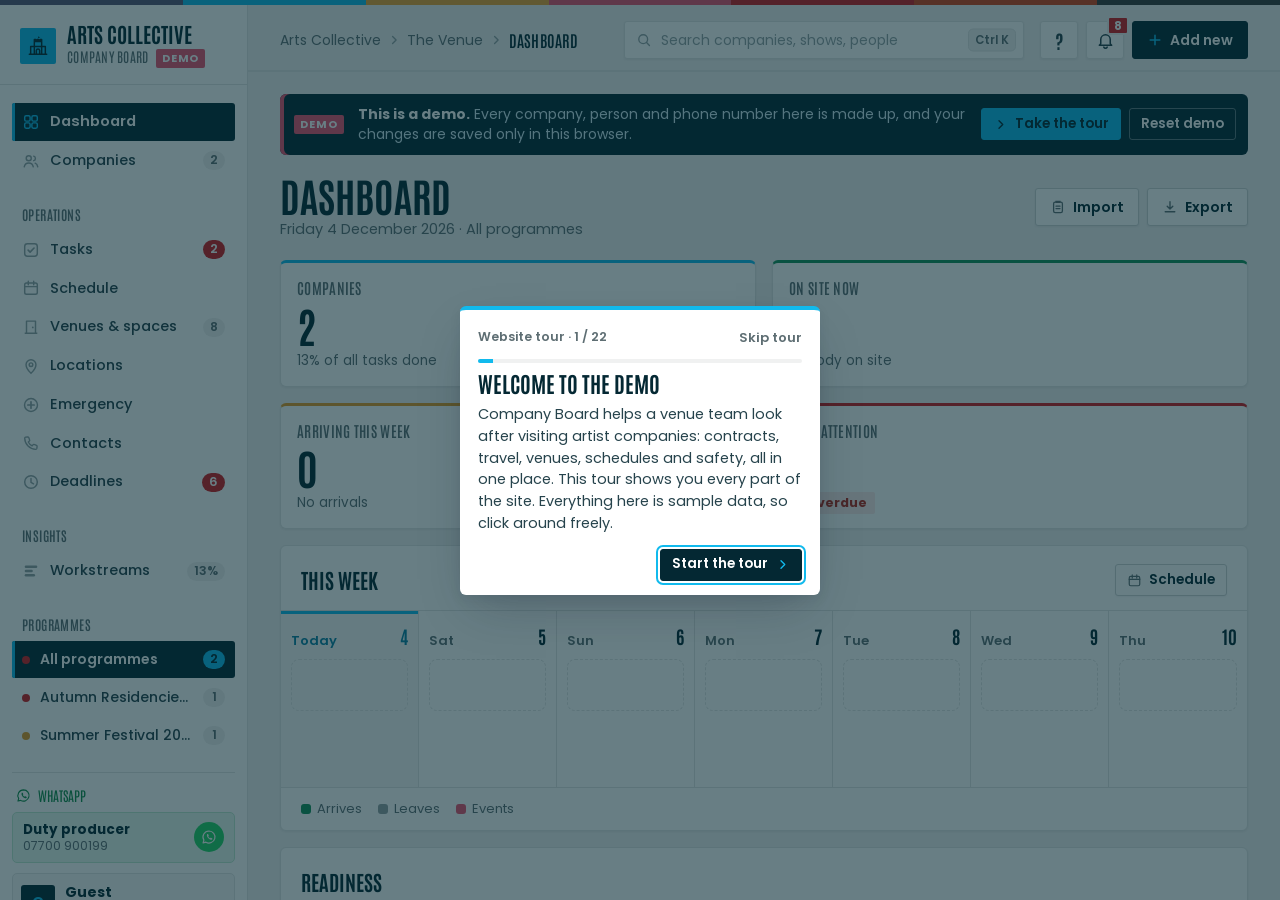
<file: index.html>
<!doctype html>
<html lang="en">
<head>
<meta charset="utf-8">
<meta name="viewport" content="width=device-width,initial-scale=1,viewport-fit=cover">
<title>Company Board · Demo</title>
<link rel="icon" href="data:image/svg+xml,%3Csvg xmlns=%27http://www.w3.org/2000/svg%27 viewBox=%270 0 24 24%27%3E%3Crect width=%2724%27 height=%2724%27 rx=%275%27 fill=%27%23042833%27/%3E%3Cpath d=%27M4 20h16M5.5 20v-7h13v7M9 20V8h6v12M9 8V6.5h1.5v1h1.5v-1h1.5v1H15V8%27 fill=%27none%27 stroke=%27white%27 stroke-width=%271.5%27 stroke-linejoin=%27round%27/%3E%3C/svg%3E">
<link rel="preconnect" href="https://fonts.googleapis.com">
<link rel="preconnect" href="https://fonts.gstatic.com" crossorigin>
<link rel="stylesheet" href="https://fonts.googleapis.com/css2?family=Antonio:wght@600;700&family=Poppins:wght@400;500;600;700&family=IBM+Plex+Mono:wght@500&display=swap">
<link rel="stylesheet" href="assets/css/style.css">
</head>
<body data-page="main">

<svg width="0" height="0" style="position:absolute" aria-hidden="true">
  <symbol id="i-board" viewBox="0 0 20 20"><path fill="none" stroke="currentColor" stroke-width="1.6" d="M3 4.5h14M3 10h14M3 15.5h14"/><circle cx="14.5" cy="4.5" r="1.6" fill="currentColor"/><circle cx="8" cy="10" r="1.6" fill="currentColor"/><circle cx="12" cy="15.5" r="1.6" fill="currentColor"/></symbol>
  <symbol id="i-pin" viewBox="0 0 20 20"><path fill="none" stroke="currentColor" stroke-width="1.6" d="M10 18s5.5-5.2 5.5-9.5a5.5 5.5 0 0 0-11 0C4.5 12.8 10 18 10 18z"/><circle cx="10" cy="8.5" r="2" fill="none" stroke="currentColor" stroke-width="1.6"/></symbol>
  <symbol id="i-bars" viewBox="0 0 20 20"><rect x="3" y="4" width="14" height="2.6" rx="1.3" fill="currentColor"/><rect x="3" y="8.7" width="9" height="2.6" rx="1.3" fill="currentColor"/><rect x="3" y="13.4" width="11.5" height="2.6" rx="1.3" fill="currentColor"/></symbol>
  <symbol id="i-search" viewBox="0 0 20 20"><circle cx="9" cy="9" r="5.5" fill="none" stroke="currentColor" stroke-width="1.7"/><path d="m13.2 13.2 3.6 3.6" stroke="currentColor" stroke-width="1.7" stroke-linecap="round"/></symbol>
  <symbol id="i-plus" viewBox="0 0 20 20"><path d="M10 4v12M4 10h12" stroke="currentColor" stroke-width="1.9" stroke-linecap="round"/></symbol>
  <symbol id="i-paste" viewBox="0 0 20 20"><rect x="4.5" y="4" width="11" height="13" rx="2" fill="none" stroke="currentColor" stroke-width="1.6"/><path d="M7.5 4V3h5v1M7.5 9h5M7.5 12h5" stroke="currentColor" stroke-width="1.6" stroke-linecap="round"/></symbol>
  <symbol id="i-down" viewBox="0 0 20 20"><path d="M10 3.5v9m0 0-3.5-3.5M10 12.5l3.5-3.5M4 16h12" fill="none" stroke="currentColor" stroke-width="1.7" stroke-linecap="round" stroke-linejoin="round"/></symbol>
  <symbol id="i-x" viewBox="0 0 20 20"><path d="m5 5 10 10M15 5 5 15" stroke="currentColor" stroke-width="1.8" stroke-linecap="round"/></symbol>
  <symbol id="i-alert" viewBox="0 0 20 20"><path d="M10 3 18 17H2L10 3z" fill="none" stroke="currentColor" stroke-width="1.6" stroke-linejoin="round"/><path d="M10 8v4" stroke="currentColor" stroke-width="1.7" stroke-linecap="round"/><circle cx="10" cy="14.4" r="1" fill="currentColor"/></symbol>
  <symbol id="i-house" viewBox="0 0 24 24"><path d="M2.5 21h19M4 21v-8.5h16V21M8 21V7h8v14M8 7V5h1.6v1h1.6V5h1.6v1h1.6V5H16v2M10.2 21v-4a1.8 1.8 0 0 1 3.6 0v4" fill="none" stroke="currentColor" stroke-width="1.6" stroke-linejoin="round" stroke-linecap="round"/><path d="M12 5V1.6l2.6.9L12 3.4" fill="currentColor"/></symbol>
  <symbol id="i-loc-home" viewBox="0 0 20 20"><path d="M3.5 9 10 4l6.5 5v7.5h-13z" fill="none" stroke="currentColor" stroke-width="1.6" stroke-linejoin="round"/></symbol>
  <symbol id="i-loc-transit" viewBox="0 0 20 20"><path d="M2.5 11.5 17 6l-4.5 10-2.5-4.5z" fill="none" stroke="currentColor" stroke-width="1.6" stroke-linejoin="round"/></symbol>
  <symbol id="i-loc-venue" viewBox="0 0 20 20"><path d="M3 8.5 10 4l7 4.5V16H3zM3 8.5h14M8 16v-4h4v4" fill="none" stroke="currentColor" stroke-width="1.6" stroke-linejoin="round"/></symbol>
  <symbol id="i-loc-accom" viewBox="0 0 20 20"><path d="M2.5 15V6M2.5 11.5h15V15M17.5 11.5V10a2 2 0 0 0-2-2H9v3.5" fill="none" stroke="currentColor" stroke-width="1.6" stroke-linejoin="round"/><circle cx="5.7" cy="9" r="1.4" fill="currentColor"/></symbol>
  <symbol id="i-loc-site" viewBox="0 0 20 20"><path d="M10 3 2.5 16h15zM10 3v13M6.5 16 10 10l3.5 6" fill="none" stroke="currentColor" stroke-width="1.6" stroke-linejoin="round"/></symbol>
  <symbol id="i-loc-other" viewBox="0 0 20 20"><rect x="3.5" y="5" width="13" height="11" rx="1.5" fill="none" stroke="currentColor" stroke-width="1.6"/><path d="M3.5 8.5h13" stroke="currentColor" stroke-width="1.6"/></symbol>
  <symbol id="i-loc-left" viewBox="0 0 20 20"><path d="M8 4H4.5v12H8M12 6.5 15.5 10 12 13.5M15.5 10H7.5" fill="none" stroke="currentColor" stroke-width="1.6" stroke-linecap="round" stroke-linejoin="round"/></symbol>
  <symbol id="i-cards" viewBox="0 0 20 20"><rect x="3" y="3.5" width="6" height="6" rx="1.5" fill="none" stroke="currentColor" stroke-width="1.6"/><rect x="11" y="3.5" width="6" height="6" rx="1.5" fill="none" stroke="currentColor" stroke-width="1.6"/><rect x="3" y="11.5" width="6" height="6" rx="1.5" fill="none" stroke="currentColor" stroke-width="1.6"/><rect x="11" y="11.5" width="6" height="6" rx="1.5" fill="none" stroke="currentColor" stroke-width="1.6"/></symbol>
  <symbol id="i-cal" viewBox="0 0 20 20"><rect x="3" y="4.5" width="14" height="12.5" rx="2" fill="none" stroke="currentColor" stroke-width="1.6"/><path d="M3 8.5h14M7 2.5v4M13 2.5v4" stroke="currentColor" stroke-width="1.6" stroke-linecap="round"/></symbol>
  <symbol id="i-clock" viewBox="0 0 20 20"><circle cx="10" cy="10" r="7" fill="none" stroke="currentColor" stroke-width="1.6"/><path d="M10 6v4.3l2.8 1.7" fill="none" stroke="currentColor" stroke-width="1.6" stroke-linecap="round"/></symbol>
  <symbol id="i-door" viewBox="0 0 20 20"><path d="M5 17V3.5h10V17M3 17h14" fill="none" stroke="currentColor" stroke-width="1.6" stroke-linejoin="round"/><circle cx="12" cy="10.5" r="1" fill="currentColor"/></symbol>
  <symbol id="i-left" viewBox="0 0 20 20"><path d="M12 5 7 10l5 5" fill="none" stroke="currentColor" stroke-width="1.8" stroke-linecap="round" stroke-linejoin="round"/></symbol>
  <symbol id="i-right" viewBox="0 0 20 20"><path d="m8 5 5 5-5 5" fill="none" stroke="currentColor" stroke-width="1.8" stroke-linecap="round" stroke-linejoin="round"/></symbol>
  <symbol id="i-tick" viewBox="0 0 20 20"><rect x="3" y="3" width="14" height="14" rx="3" fill="none" stroke="currentColor" stroke-width="1.6"/><path d="m6.8 10.2 2.2 2.2 4.4-4.6" fill="none" stroke="currentColor" stroke-width="1.8" stroke-linecap="round" stroke-linejoin="round"/></symbol>
  <symbol id="i-user" viewBox="0 0 20 20"><circle cx="10" cy="7" r="3.2" fill="none" stroke="currentColor" stroke-width="1.6"/><path d="M3.8 17c.8-3.3 3.2-5 6.2-5s5.4 1.7 6.2 5" fill="none" stroke="currentColor" stroke-width="1.6" stroke-linecap="round"/></symbol>
  <symbol id="i-phone" viewBox="0 0 20 20"><path d="M6.2 3.2 4 3.5c-.6.1-1 .6-1 1.2C3.2 11.4 8.6 16.8 15.3 17c.6 0 1.1-.4 1.2-1l.3-2.2c.1-.5-.2-1-.7-1.2l-2.6-1c-.4-.2-.9-.1-1.2.3l-1 1.2c-1.9-.9-3.4-2.4-4.3-4.3l1.2-1c.4-.3.5-.8.3-1.2l-1-2.6c-.2-.5-.7-.8-1.3-.8z" fill="none" stroke="currentColor" stroke-width="1.5" stroke-linejoin="round"/></symbol>
  <symbol id="i-mail" viewBox="0 0 20 20"><rect x="2.5" y="4.5" width="15" height="11" rx="1.5" fill="none" stroke="currentColor" stroke-width="1.5"/><path d="m3 5.5 7 5.5 7-5.5" fill="none" stroke="currentColor" stroke-width="1.5" stroke-linejoin="round"/></symbol>
  <symbol id="i-copy" viewBox="0 0 20 20"><rect x="7" y="7" width="10" height="10" rx="1.5" fill="none" stroke="currentColor" stroke-width="1.5"/><path d="M13 7V4.5c0-.8-.7-1.5-1.5-1.5h-7C3.7 3 3 3.7 3 4.5v7c0 .8.7 1.5 1.5 1.5H7" fill="none" stroke="currentColor" stroke-width="1.5"/></symbol>
  <symbol id="i-edit" viewBox="0 0 20 20"><path d="M12.8 4.2 15.8 7.2 7.5 15.5H4.5v-3zM11.5 5.5l3 3" fill="none" stroke="currentColor" stroke-width="1.5" stroke-linejoin="round"/></symbol>
  <symbol id="i-menu" viewBox="0 0 20 20"><path d="M3.5 5.5h13M3.5 10h13M3.5 14.5h13" stroke="currentColor" stroke-width="1.7" stroke-linecap="round"/></symbol>
  <symbol id="i-sos" viewBox="0 0 20 20"><circle cx="10" cy="10" r="7.2" fill="none" stroke="currentColor" stroke-width="1.6"/><path d="M10 6.5v7M6.5 10h7" stroke="currentColor" stroke-width="1.9" stroke-linecap="round"/></symbol>
  <symbol id="i-wa" viewBox="0 0 20 20"><path d="M10 2.5a7.5 7.5 0 0 0-6.4 11.4L2.6 17.4l3.6-.9A7.5 7.5 0 1 0 10 2.5z" fill="none" stroke="currentColor" stroke-width="1.5" stroke-linejoin="round"/><path d="M7.4 6.8c.2-.4.5-.4.7-.4h.5c.2 0 .4.1.5.4l.6 1.4c.1.2 0 .4-.1.6l-.5.6c.4.9 1.2 1.7 2.1 2.1l.6-.5c.2-.2.4-.2.6-.1l1.4.6c.3.1.4.3.4.5v.5c0 .2 0 .5-.4.7-.5.3-1.4.5-2.4 0-1.6-.7-3-2.1-3.7-3.7-.5-1-.3-1.9 0-2.4z" fill="currentColor"/></symbol>
  <symbol id="i-grid" viewBox="0 0 20 20"><rect x="3" y="3" width="6" height="6" rx="1.6" fill="none" stroke="currentColor" stroke-width="1.6"/><rect x="11" y="3" width="6" height="6" rx="1.6" fill="none" stroke="currentColor" stroke-width="1.6"/><rect x="3" y="11" width="6" height="6" rx="1.6" fill="none" stroke="currentColor" stroke-width="1.6"/><rect x="11" y="11" width="6" height="6" rx="1.6" fill="none" stroke="currentColor" stroke-width="1.6"/></symbol>
  <symbol id="i-users" viewBox="0 0 20 20"><circle cx="7.5" cy="7" r="2.8" fill="none" stroke="currentColor" stroke-width="1.6"/><path d="M2.5 16.5c.6-2.8 2.6-4.3 5-4.3s4.4 1.5 5 4.3M13 4.6a2.6 2.6 0 0 1 0 5M14.6 12.4c1.5.5 2.5 1.8 2.9 4.1" fill="none" stroke="currentColor" stroke-width="1.6" stroke-linecap="round"/></symbol>
  <symbol id="i-bell" viewBox="0 0 20 20"><path d="M5 13.5V9a5 5 0 0 1 10 0v4.5l1.5 1.5h-13zM8.2 17a2 2 0 0 0 3.6 0" fill="none" stroke="currentColor" stroke-width="1.6" stroke-linejoin="round" stroke-linecap="round"/></symbol>
  <symbol id="i-table" viewBox="0 0 20 20"><rect x="3" y="4" width="14" height="12" rx="2" fill="none" stroke="currentColor" stroke-width="1.6"/><path d="M3 8h14M3 12h14M8 8v8" stroke="currentColor" stroke-width="1.6"/></symbol>
  <symbol id="i-info" viewBox="0 0 20 20"><circle cx="10" cy="10" r="7.2" fill="none" stroke="currentColor" stroke-width="1.6"/><path d="M10 9v4.5" stroke="currentColor" stroke-width="1.7" stroke-linecap="round"/><circle cx="10" cy="6.5" r="1" fill="currentColor"/></symbol>
  <symbol id="i-plane" viewBox="0 0 20 20"><path d="M2.5 11.5 17 5.5c.6-.2 1 .4.7.9l-4.6 8.7c-.3.5-1 .5-1.2-.1L10.6 11 6 12.8 4.5 15l-1-3.5z" fill="none" stroke="currentColor" stroke-width="1.5" stroke-linejoin="round"/></symbol>
  <symbol id="i-check" viewBox="0 0 20 20"><circle cx="10" cy="10" r="7.2" fill="none" stroke="currentColor" stroke-width="1.6"/><path d="m6.8 10.2 2.2 2.2 4.4-4.6" fill="none" stroke="currentColor" stroke-width="1.7" stroke-linecap="round" stroke-linejoin="round"/></symbol>
</svg>

<div class="app">
  <aside class="side" id="sideNav" aria-label="Navigation">
    <div class="brand">
      <span class="mark"><svg width="24" height="24"><use href="#i-house"/></svg></span>
      <div class="brand-t"><b>Arts Collective</b><small>Company Board <span class="demo-tag">Demo</span></small></div>
    </div>

    <nav class="navgroup" aria-label="Main">
      <button class="nav" data-view="board" type="button"><svg width="18" height="18"><use href="#i-grid"/></svg><span>Dashboard</span></button>
      <button class="nav" data-view="companies" type="button"><svg width="18" height="18"><use href="#i-users"/></svg><span>Companies</span><span class="count num" id="navCount"></span></button>
    </nav>
    <nav class="navgroup" aria-label="Operations">
      <div class="navlabel">Operations</div>
      <button class="nav" data-view="tasks" type="button"><svg width="18" height="18"><use href="#i-tick"/></svg><span>Tasks</span><span class="count num" id="navTasks"></span></button>
      <button class="nav" data-view="schedule" type="button"><svg width="18" height="18"><use href="#i-cal"/></svg><span>Schedule</span></button>
      <button class="nav" data-view="rooms" type="button"><svg width="18" height="18"><use href="#i-door"/></svg><span>Venues &amp; spaces</span><span class="count num" id="navRooms"></span></button>
      <button class="nav" data-view="where" type="button"><svg width="18" height="18"><use href="#i-pin"/></svg><span>Locations</span><span class="count num" id="navOnsite"></span></button>
      <button class="nav" data-view="emergency" type="button"><svg width="18" height="18"><use href="#i-sos"/></svg><span>Emergency</span></button>
      <button class="nav" data-view="contacts" type="button"><svg width="18" height="18"><use href="#i-phone"/></svg><span>Contacts</span></button>
      <button class="nav" data-view="deadlines" type="button"><svg width="18" height="18"><use href="#i-clock"/></svg><span>Deadlines</span><span class="count num" id="navLate"></span></button>
    </nav>
    <nav class="navgroup" aria-label="Insights">
      <div class="navlabel">Insights</div>
      <button class="nav" data-view="ws" type="button"><svg width="18" height="18"><use href="#i-bars"/></svg><span>Workstreams</span><span class="count num" id="navPct"></span></button>
    </nav>
    <nav class="navgroup" id="progNav" aria-label="Programmes"></nav>

    <div class="side-foot">
      <div class="wabox" id="waBox"></div>
      <div class="user">
        <span class="avatar" id="userAv">G</span>
        <div class="user-t"><b id="userName">Guest</b><small id="userRole">Viewing as guest</small></div>
      </div>
    </div>
  </aside>

  <div class="main">
    <header class="topbar"><div class="topbar-in">
      <button class="iconbtn menubtn" id="btnMenu" type="button" aria-label="Open menu" aria-expanded="false" aria-controls="sideNav"><svg width="20" height="20"><use href="#i-menu"/></svg></button>
      <div class="mbrand"><span class="mark"><svg width="20" height="20"><use href="#i-house"/></svg></span><b>Main Venue</b><span class="demo-tag">Demo</span></div>
      <nav class="crumb" aria-label="Breadcrumb"><span>Arts Collective</span><svg width="14" height="14"><use href="#i-right"/></svg><span>The Venue</span><svg width="14" height="14"><use href="#i-right"/></svg><b id="crumbTitle">Dashboard</b></nav>
      <label class="search"><svg width="16" height="16"><use href="#i-search"/></svg><input type="search" id="q" placeholder="Search companies, shows, people" aria-label="Search" autocomplete="off"><kbd>Ctrl K</kbd></label>
      <div class="tb-actions">
        <button class="iconbtn" id="btnTour" type="button" aria-label="Take the tour" title="Take the tour"><span class="qmark">?</span></button>
        <button class="iconbtn" id="btnBell" type="button" aria-label="Alerts"><svg width="19" height="19"><use href="#i-bell"/></svg><span class="bell-n num" id="bellN" hidden></span></button>
        <button class="btn primary" id="btnAdd" type="button"><svg width="16" height="16"><use href="#i-plus"/></svg><span class="lbl">Add new</span></button>
      </div>
    </div></header>

    <div class="content">
      <div class="demobar" id="demoBar">
        <span class="demo-tag">Demo</span>
        <p><b>This is a demo.</b> <span class="long">Every company, person and phone number here is made up, and your changes are saved only in this browser.</span><span class="short">Sample data only.</span></p>
        <div class="demobar-a">
          <button class="btn sm primary" id="btnTourBar" type="button"><svg width="15" height="15"><use href="#i-right"/></svg>Take the tour</button>
          <button class="btn sm" id="btnReset" type="button" hidden>Reset demo</button>
        </div>
      </div>
      <div class="pagehead">
        <div class="ph-t"><h1 id="pageTitle">Dashboard</h1><p class="lede" id="lede" hidden></p></div>
        <div class="ph-a" id="pageActions">
          <button class="btn" id="btnImport" type="button"><svg width="16" height="16"><use href="#i-paste"/></svg><span class="lbl">Import</span></button>
          <button class="btn" id="btnExport" type="button"><svg width="16" height="16"><use href="#i-down"/></svg><span class="lbl">Export</span></button>
        </div>
      </div>

      <div class="banner" id="sampleBanner" hidden>
        <svg width="18" height="18"><use href="#i-info"/></svg>
        <span id="sampleText"></span>
        <button class="btn sm" id="btnClearSamples" type="button">Remove examples</button>
      </div>

      <div class="toolbar" id="toolbar">
        <div class="segtabs" id="statusTabs" role="tablist" aria-label="Status"></div>
        <div class="filters">
          <select class="field" id="fLoc" aria-label="Location"><option value="">All locations</option></select>
          <select class="field" id="fSort" aria-label="Sort">
            <option value="arrival">Sort by arrival</option><option value="status">Sort by status</option><option value="name">Sort by name</option><option value="updated">Recently updated</option>
          </select>
          <div class="viewtoggle" id="modeToggle" role="group" aria-label="Layout">
            <button type="button" data-mode="table" aria-label="Table"><svg width="16" height="16"><use href="#i-table"/></svg></button>
            <button type="button" data-mode="cards" aria-label="Cards"><svg width="16" height="16"><use href="#i-cards"/></svg></button>
          </div>
          <button class="btn ghost sm" id="btnClear" type="button" hidden>Clear</button>
        </div>
      </div>

      <main id="view"></main>

    </div>
    <footer class="credit">
      <span>© 2026 · Company Board · Demo</span>
      <a class="credit-by" href="https://www.amethyst-nexalune.co.uk" target="_blank" rel="noopener">Made by <img src="assets/images/amethyst-nexalune-logo.webp" alt="" width="26" height="26"><b>Amethyst Nexalune</b></a>
    </footer>
  </div>
</div>

<nav class="bnav" aria-label="Views">
  <button data-view="board" type="button"><svg width="20" height="20"><use href="#i-grid"/></svg>Home</button>
  <button data-view="companies" type="button"><svg width="20" height="20"><use href="#i-users"/></svg>Companies</button>
  <button data-view="tasks" type="button"><svg width="20" height="20"><use href="#i-tick"/></svg>Tasks</button>
  <button data-view="schedule" type="button"><svg width="20" height="20"><use href="#i-cal"/></svg>Schedule</button>
  <button data-view="rooms" type="button"><svg width="20" height="20"><use href="#i-door"/></svg>Venues</button>
  <button data-view="emergency" type="button"><svg width="20" height="20"><use href="#i-sos"/></svg>Emergency</button>
  <button data-view="contacts" type="button"><svg width="20" height="20"><use href="#i-phone"/></svg>Contacts</button>
  <button data-view="deadlines" type="button"><svg width="20" height="20"><use href="#i-clock"/></svg>Deadlines</button>
  <button data-view="where" type="button"><svg width="20" height="20"><use href="#i-pin"/></svg>Locations</button>
  <button data-view="ws" type="button"><svg width="20" height="20"><use href="#i-bars"/></svg>Progress</button>
</nav>

<div class="side-scrim" id="sideScrim" hidden></div>
<div id="layer"></div>

<script src="assets/js/demo-data.js"></script>
<script src="assets/js/app.js"></script>
</body>
</html>
</file>
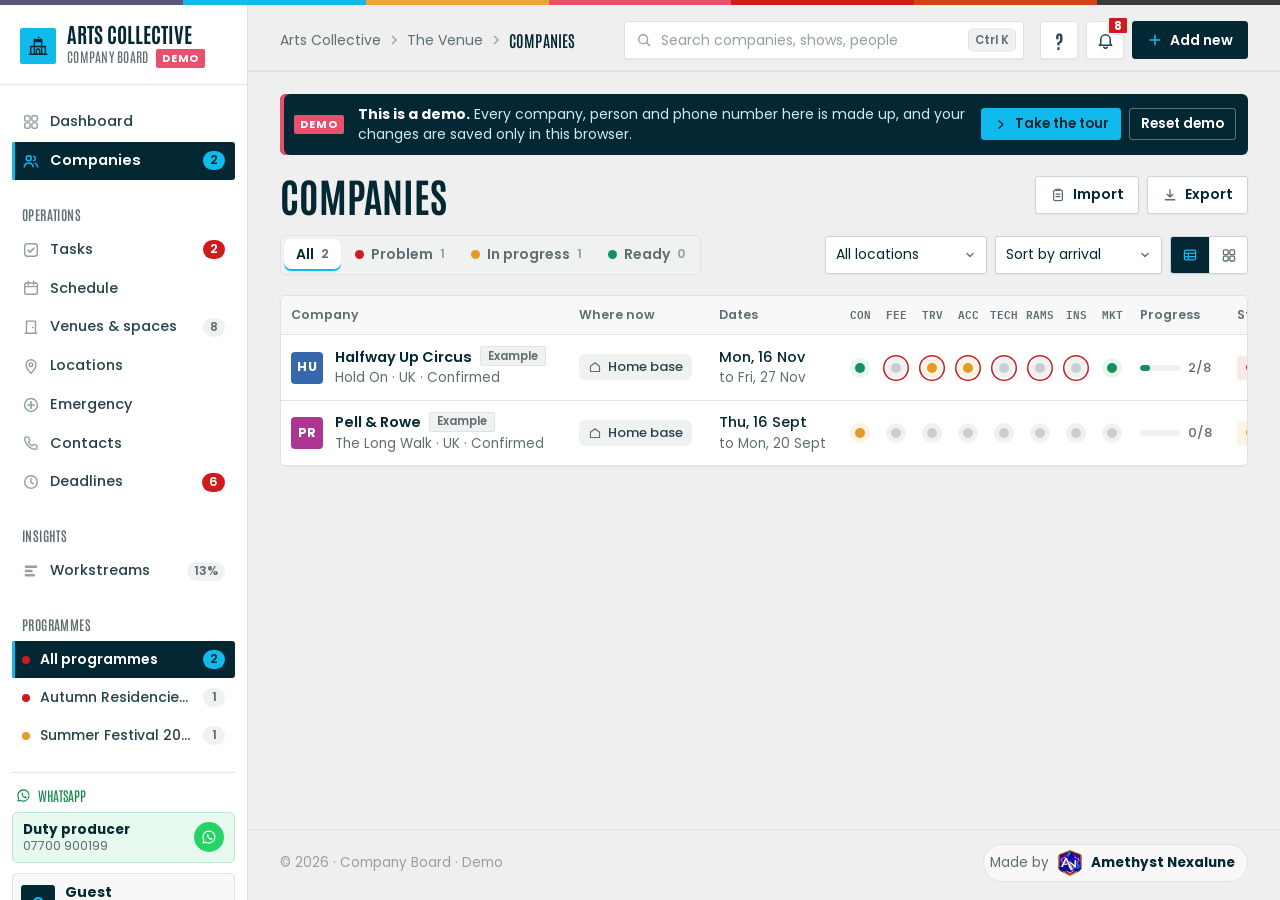
<file: artic.html>
<!doctype html>
<html lang="en">
<head>
<meta charset="utf-8">
<meta name="viewport" content="width=device-width,initial-scale=1,viewport-fit=cover">
<title>Companies · Company Board · Demo</title>
<link rel="icon" href="data:image/svg+xml,%3Csvg xmlns=%27http://www.w3.org/2000/svg%27 viewBox=%270 0 24 24%27%3E%3Crect width=%2724%27 height=%2724%27 rx=%275%27 fill=%27%23042833%27/%3E%3Cpath d=%27M4 20h16M5.5 20v-7h13v7M9 20V8h6v12M9 8V6.5h1.5v1h1.5v-1h1.5v1H15V8%27 fill=%27none%27 stroke=%27white%27 stroke-width=%271.5%27 stroke-linejoin=%27round%27/%3E%3C/svg%3E">
<link rel="preconnect" href="https://fonts.googleapis.com">
<link rel="preconnect" href="https://fonts.gstatic.com" crossorigin>
<link rel="stylesheet" href="https://fonts.googleapis.com/css2?family=Antonio:wght@600;700&family=Poppins:wght@400;500;600;700&family=IBM+Plex+Mono:wght@500&display=swap">
<link rel="stylesheet" href="assets/css/style.css">
</head>
<body data-page="companies">

<svg width="0" height="0" style="position:absolute" aria-hidden="true">
  <symbol id="i-board" viewBox="0 0 20 20"><path fill="none" stroke="currentColor" stroke-width="1.6" d="M3 4.5h14M3 10h14M3 15.5h14"/><circle cx="14.5" cy="4.5" r="1.6" fill="currentColor"/><circle cx="8" cy="10" r="1.6" fill="currentColor"/><circle cx="12" cy="15.5" r="1.6" fill="currentColor"/></symbol>
  <symbol id="i-pin" viewBox="0 0 20 20"><path fill="none" stroke="currentColor" stroke-width="1.6" d="M10 18s5.5-5.2 5.5-9.5a5.5 5.5 0 0 0-11 0C4.5 12.8 10 18 10 18z"/><circle cx="10" cy="8.5" r="2" fill="none" stroke="currentColor" stroke-width="1.6"/></symbol>
  <symbol id="i-bars" viewBox="0 0 20 20"><rect x="3" y="4" width="14" height="2.6" rx="1.3" fill="currentColor"/><rect x="3" y="8.7" width="9" height="2.6" rx="1.3" fill="currentColor"/><rect x="3" y="13.4" width="11.5" height="2.6" rx="1.3" fill="currentColor"/></symbol>
  <symbol id="i-search" viewBox="0 0 20 20"><circle cx="9" cy="9" r="5.5" fill="none" stroke="currentColor" stroke-width="1.7"/><path d="m13.2 13.2 3.6 3.6" stroke="currentColor" stroke-width="1.7" stroke-linecap="round"/></symbol>
  <symbol id="i-plus" viewBox="0 0 20 20"><path d="M10 4v12M4 10h12" stroke="currentColor" stroke-width="1.9" stroke-linecap="round"/></symbol>
  <symbol id="i-paste" viewBox="0 0 20 20"><rect x="4.5" y="4" width="11" height="13" rx="2" fill="none" stroke="currentColor" stroke-width="1.6"/><path d="M7.5 4V3h5v1M7.5 9h5M7.5 12h5" stroke="currentColor" stroke-width="1.6" stroke-linecap="round"/></symbol>
  <symbol id="i-down" viewBox="0 0 20 20"><path d="M10 3.5v9m0 0-3.5-3.5M10 12.5l3.5-3.5M4 16h12" fill="none" stroke="currentColor" stroke-width="1.7" stroke-linecap="round" stroke-linejoin="round"/></symbol>
  <symbol id="i-x" viewBox="0 0 20 20"><path d="m5 5 10 10M15 5 5 15" stroke="currentColor" stroke-width="1.8" stroke-linecap="round"/></symbol>
  <symbol id="i-alert" viewBox="0 0 20 20"><path d="M10 3 18 17H2L10 3z" fill="none" stroke="currentColor" stroke-width="1.6" stroke-linejoin="round"/><path d="M10 8v4" stroke="currentColor" stroke-width="1.7" stroke-linecap="round"/><circle cx="10" cy="14.4" r="1" fill="currentColor"/></symbol>
  <symbol id="i-house" viewBox="0 0 24 24"><path d="M2.5 21h19M4 21v-8.5h16V21M8 21V7h8v14M8 7V5h1.6v1h1.6V5h1.6v1h1.6V5H16v2M10.2 21v-4a1.8 1.8 0 0 1 3.6 0v4" fill="none" stroke="currentColor" stroke-width="1.6" stroke-linejoin="round" stroke-linecap="round"/><path d="M12 5V1.6l2.6.9L12 3.4" fill="currentColor"/></symbol>
  <symbol id="i-loc-home" viewBox="0 0 20 20"><path d="M3.5 9 10 4l6.5 5v7.5h-13z" fill="none" stroke="currentColor" stroke-width="1.6" stroke-linejoin="round"/></symbol>
  <symbol id="i-loc-transit" viewBox="0 0 20 20"><path d="M2.5 11.5 17 6l-4.5 10-2.5-4.5z" fill="none" stroke="currentColor" stroke-width="1.6" stroke-linejoin="round"/></symbol>
  <symbol id="i-loc-venue" viewBox="0 0 20 20"><path d="M3 8.5 10 4l7 4.5V16H3zM3 8.5h14M8 16v-4h4v4" fill="none" stroke="currentColor" stroke-width="1.6" stroke-linejoin="round"/></symbol>
  <symbol id="i-loc-accom" viewBox="0 0 20 20"><path d="M2.5 15V6M2.5 11.5h15V15M17.5 11.5V10a2 2 0 0 0-2-2H9v3.5" fill="none" stroke="currentColor" stroke-width="1.6" stroke-linejoin="round"/><circle cx="5.7" cy="9" r="1.4" fill="currentColor"/></symbol>
  <symbol id="i-loc-site" viewBox="0 0 20 20"><path d="M10 3 2.5 16h15zM10 3v13M6.5 16 10 10l3.5 6" fill="none" stroke="currentColor" stroke-width="1.6" stroke-linejoin="round"/></symbol>
  <symbol id="i-loc-other" viewBox="0 0 20 20"><rect x="3.5" y="5" width="13" height="11" rx="1.5" fill="none" stroke="currentColor" stroke-width="1.6"/><path d="M3.5 8.5h13" stroke="currentColor" stroke-width="1.6"/></symbol>
  <symbol id="i-loc-left" viewBox="0 0 20 20"><path d="M8 4H4.5v12H8M12 6.5 15.5 10 12 13.5M15.5 10H7.5" fill="none" stroke="currentColor" stroke-width="1.6" stroke-linecap="round" stroke-linejoin="round"/></symbol>
  <symbol id="i-cards" viewBox="0 0 20 20"><rect x="3" y="3.5" width="6" height="6" rx="1.5" fill="none" stroke="currentColor" stroke-width="1.6"/><rect x="11" y="3.5" width="6" height="6" rx="1.5" fill="none" stroke="currentColor" stroke-width="1.6"/><rect x="3" y="11.5" width="6" height="6" rx="1.5" fill="none" stroke="currentColor" stroke-width="1.6"/><rect x="11" y="11.5" width="6" height="6" rx="1.5" fill="none" stroke="currentColor" stroke-width="1.6"/></symbol>
  <symbol id="i-cal" viewBox="0 0 20 20"><rect x="3" y="4.5" width="14" height="12.5" rx="2" fill="none" stroke="currentColor" stroke-width="1.6"/><path d="M3 8.5h14M7 2.5v4M13 2.5v4" stroke="currentColor" stroke-width="1.6" stroke-linecap="round"/></symbol>
  <symbol id="i-clock" viewBox="0 0 20 20"><circle cx="10" cy="10" r="7" fill="none" stroke="currentColor" stroke-width="1.6"/><path d="M10 6v4.3l2.8 1.7" fill="none" stroke="currentColor" stroke-width="1.6" stroke-linecap="round"/></symbol>
  <symbol id="i-door" viewBox="0 0 20 20"><path d="M5 17V3.5h10V17M3 17h14" fill="none" stroke="currentColor" stroke-width="1.6" stroke-linejoin="round"/><circle cx="12" cy="10.5" r="1" fill="currentColor"/></symbol>
  <symbol id="i-left" viewBox="0 0 20 20"><path d="M12 5 7 10l5 5" fill="none" stroke="currentColor" stroke-width="1.8" stroke-linecap="round" stroke-linejoin="round"/></symbol>
  <symbol id="i-right" viewBox="0 0 20 20"><path d="m8 5 5 5-5 5" fill="none" stroke="currentColor" stroke-width="1.8" stroke-linecap="round" stroke-linejoin="round"/></symbol>
  <symbol id="i-tick" viewBox="0 0 20 20"><rect x="3" y="3" width="14" height="14" rx="3" fill="none" stroke="currentColor" stroke-width="1.6"/><path d="m6.8 10.2 2.2 2.2 4.4-4.6" fill="none" stroke="currentColor" stroke-width="1.8" stroke-linecap="round" stroke-linejoin="round"/></symbol>
  <symbol id="i-user" viewBox="0 0 20 20"><circle cx="10" cy="7" r="3.2" fill="none" stroke="currentColor" stroke-width="1.6"/><path d="M3.8 17c.8-3.3 3.2-5 6.2-5s5.4 1.7 6.2 5" fill="none" stroke="currentColor" stroke-width="1.6" stroke-linecap="round"/></symbol>
  <symbol id="i-phone" viewBox="0 0 20 20"><path d="M6.2 3.2 4 3.5c-.6.1-1 .6-1 1.2C3.2 11.4 8.6 16.8 15.3 17c.6 0 1.1-.4 1.2-1l.3-2.2c.1-.5-.2-1-.7-1.2l-2.6-1c-.4-.2-.9-.1-1.2.3l-1 1.2c-1.9-.9-3.4-2.4-4.3-4.3l1.2-1c.4-.3.5-.8.3-1.2l-1-2.6c-.2-.5-.7-.8-1.3-.8z" fill="none" stroke="currentColor" stroke-width="1.5" stroke-linejoin="round"/></symbol>
  <symbol id="i-mail" viewBox="0 0 20 20"><rect x="2.5" y="4.5" width="15" height="11" rx="1.5" fill="none" stroke="currentColor" stroke-width="1.5"/><path d="m3 5.5 7 5.5 7-5.5" fill="none" stroke="currentColor" stroke-width="1.5" stroke-linejoin="round"/></symbol>
  <symbol id="i-copy" viewBox="0 0 20 20"><rect x="7" y="7" width="10" height="10" rx="1.5" fill="none" stroke="currentColor" stroke-width="1.5"/><path d="M13 7V4.5c0-.8-.7-1.5-1.5-1.5h-7C3.7 3 3 3.7 3 4.5v7c0 .8.7 1.5 1.5 1.5H7" fill="none" stroke="currentColor" stroke-width="1.5"/></symbol>
  <symbol id="i-edit" viewBox="0 0 20 20"><path d="M12.8 4.2 15.8 7.2 7.5 15.5H4.5v-3zM11.5 5.5l3 3" fill="none" stroke="currentColor" stroke-width="1.5" stroke-linejoin="round"/></symbol>
  <symbol id="i-menu" viewBox="0 0 20 20"><path d="M3.5 5.5h13M3.5 10h13M3.5 14.5h13" stroke="currentColor" stroke-width="1.7" stroke-linecap="round"/></symbol>
  <symbol id="i-sos" viewBox="0 0 20 20"><circle cx="10" cy="10" r="7.2" fill="none" stroke="currentColor" stroke-width="1.6"/><path d="M10 6.5v7M6.5 10h7" stroke="currentColor" stroke-width="1.9" stroke-linecap="round"/></symbol>
  <symbol id="i-wa" viewBox="0 0 20 20"><path d="M10 2.5a7.5 7.5 0 0 0-6.4 11.4L2.6 17.4l3.6-.9A7.5 7.5 0 1 0 10 2.5z" fill="none" stroke="currentColor" stroke-width="1.5" stroke-linejoin="round"/><path d="M7.4 6.8c.2-.4.5-.4.7-.4h.5c.2 0 .4.1.5.4l.6 1.4c.1.2 0 .4-.1.6l-.5.6c.4.9 1.2 1.7 2.1 2.1l.6-.5c.2-.2.4-.2.6-.1l1.4.6c.3.1.4.3.4.5v.5c0 .2 0 .5-.4.7-.5.3-1.4.5-2.4 0-1.6-.7-3-2.1-3.7-3.7-.5-1-.3-1.9 0-2.4z" fill="currentColor"/></symbol>
  <symbol id="i-grid" viewBox="0 0 20 20"><rect x="3" y="3" width="6" height="6" rx="1.6" fill="none" stroke="currentColor" stroke-width="1.6"/><rect x="11" y="3" width="6" height="6" rx="1.6" fill="none" stroke="currentColor" stroke-width="1.6"/><rect x="3" y="11" width="6" height="6" rx="1.6" fill="none" stroke="currentColor" stroke-width="1.6"/><rect x="11" y="11" width="6" height="6" rx="1.6" fill="none" stroke="currentColor" stroke-width="1.6"/></symbol>
  <symbol id="i-users" viewBox="0 0 20 20"><circle cx="7.5" cy="7" r="2.8" fill="none" stroke="currentColor" stroke-width="1.6"/><path d="M2.5 16.5c.6-2.8 2.6-4.3 5-4.3s4.4 1.5 5 4.3M13 4.6a2.6 2.6 0 0 1 0 5M14.6 12.4c1.5.5 2.5 1.8 2.9 4.1" fill="none" stroke="currentColor" stroke-width="1.6" stroke-linecap="round"/></symbol>
  <symbol id="i-bell" viewBox="0 0 20 20"><path d="M5 13.5V9a5 5 0 0 1 10 0v4.5l1.5 1.5h-13zM8.2 17a2 2 0 0 0 3.6 0" fill="none" stroke="currentColor" stroke-width="1.6" stroke-linejoin="round" stroke-linecap="round"/></symbol>
  <symbol id="i-table" viewBox="0 0 20 20"><rect x="3" y="4" width="14" height="12" rx="2" fill="none" stroke="currentColor" stroke-width="1.6"/><path d="M3 8h14M3 12h14M8 8v8" stroke="currentColor" stroke-width="1.6"/></symbol>
  <symbol id="i-info" viewBox="0 0 20 20"><circle cx="10" cy="10" r="7.2" fill="none" stroke="currentColor" stroke-width="1.6"/><path d="M10 9v4.5" stroke="currentColor" stroke-width="1.7" stroke-linecap="round"/><circle cx="10" cy="6.5" r="1" fill="currentColor"/></symbol>
  <symbol id="i-plane" viewBox="0 0 20 20"><path d="M2.5 11.5 17 5.5c.6-.2 1 .4.7.9l-4.6 8.7c-.3.5-1 .5-1.2-.1L10.6 11 6 12.8 4.5 15l-1-3.5z" fill="none" stroke="currentColor" stroke-width="1.5" stroke-linejoin="round"/></symbol>
  <symbol id="i-check" viewBox="0 0 20 20"><circle cx="10" cy="10" r="7.2" fill="none" stroke="currentColor" stroke-width="1.6"/><path d="m6.8 10.2 2.2 2.2 4.4-4.6" fill="none" stroke="currentColor" stroke-width="1.7" stroke-linecap="round" stroke-linejoin="round"/></symbol>
</svg>

<div class="app">
  <aside class="side" id="sideNav" aria-label="Navigation">
    <div class="brand">
      <span class="mark"><svg width="24" height="24"><use href="#i-house"/></svg></span>
      <div class="brand-t"><b>Arts Collective</b><small>Company Board <span class="demo-tag">Demo</span></small></div>
    </div>

    <nav class="navgroup" aria-label="Main">
      <button class="nav" data-view="board" type="button"><svg width="18" height="18"><use href="#i-grid"/></svg><span>Dashboard</span></button>
      <button class="nav" data-view="companies" type="button"><svg width="18" height="18"><use href="#i-users"/></svg><span>Companies</span><span class="count num" id="navCount"></span></button>
    </nav>
    <nav class="navgroup" aria-label="Operations">
      <div class="navlabel">Operations</div>
      <button class="nav" data-view="tasks" type="button"><svg width="18" height="18"><use href="#i-tick"/></svg><span>Tasks</span><span class="count num" id="navTasks"></span></button>
      <button class="nav" data-view="schedule" type="button"><svg width="18" height="18"><use href="#i-cal"/></svg><span>Schedule</span></button>
      <button class="nav" data-view="rooms" type="button"><svg width="18" height="18"><use href="#i-door"/></svg><span>Venues &amp; spaces</span><span class="count num" id="navRooms"></span></button>
      <button class="nav" data-view="where" type="button"><svg width="18" height="18"><use href="#i-pin"/></svg><span>Locations</span><span class="count num" id="navOnsite"></span></button>
      <button class="nav" data-view="emergency" type="button"><svg width="18" height="18"><use href="#i-sos"/></svg><span>Emergency</span></button>
      <button class="nav" data-view="contacts" type="button"><svg width="18" height="18"><use href="#i-phone"/></svg><span>Contacts</span></button>
      <button class="nav" data-view="deadlines" type="button"><svg width="18" height="18"><use href="#i-clock"/></svg><span>Deadlines</span><span class="count num" id="navLate"></span></button>
    </nav>
    <nav class="navgroup" aria-label="Insights">
      <div class="navlabel">Insights</div>
      <button class="nav" data-view="ws" type="button"><svg width="18" height="18"><use href="#i-bars"/></svg><span>Workstreams</span><span class="count num" id="navPct"></span></button>
    </nav>
    <nav class="navgroup" id="progNav" aria-label="Programmes"></nav>

    <div class="side-foot">
      <div class="wabox" id="waBox"></div>
      <div class="user">
        <span class="avatar" id="userAv">G</span>
        <div class="user-t"><b id="userName">Guest</b><small id="userRole">Viewing as guest</small></div>
      </div>
    </div>
  </aside>

  <div class="main">
    <header class="topbar"><div class="topbar-in">
      <button class="iconbtn menubtn" id="btnMenu" type="button" aria-label="Open menu" aria-expanded="false" aria-controls="sideNav"><svg width="20" height="20"><use href="#i-menu"/></svg></button>
      <div class="mbrand"><span class="mark"><svg width="20" height="20"><use href="#i-house"/></svg></span><b>Main Venue</b><span class="demo-tag">Demo</span></div>
      <nav class="crumb" aria-label="Breadcrumb"><span>Arts Collective</span><svg width="14" height="14"><use href="#i-right"/></svg><span>The Venue</span><svg width="14" height="14"><use href="#i-right"/></svg><b id="crumbTitle">Companies</b></nav>
      <label class="search"><svg width="16" height="16"><use href="#i-search"/></svg><input type="search" id="q" placeholder="Search companies, shows, people" aria-label="Search" autocomplete="off"><kbd>Ctrl K</kbd></label>
      <div class="tb-actions">
        <button class="iconbtn" id="btnTour" type="button" aria-label="Take the tour" title="Take the tour"><span class="qmark">?</span></button>
        <button class="iconbtn" id="btnBell" type="button" aria-label="Alerts"><svg width="19" height="19"><use href="#i-bell"/></svg><span class="bell-n num" id="bellN" hidden></span></button>
        <button class="btn primary" id="btnAdd" type="button"><svg width="16" height="16"><use href="#i-plus"/></svg><span class="lbl">Add new</span></button>
      </div>
    </div></header>

    <div class="content">
      <div class="demobar" id="demoBar">
        <span class="demo-tag">Demo</span>
        <p><b>This is a demo.</b> <span class="long">Every company, person and phone number here is made up, and your changes are saved only in this browser.</span><span class="short">Sample data only.</span></p>
        <div class="demobar-a">
          <button class="btn sm primary" id="btnTourBar" type="button"><svg width="15" height="15"><use href="#i-right"/></svg>Take the tour</button>
          <button class="btn sm" id="btnReset" type="button" hidden>Reset demo</button>
        </div>
      </div>
      <div class="pagehead">
        <div class="ph-t"><h1 id="pageTitle">Companies</h1><p class="lede" id="lede" hidden></p></div>
        <div class="ph-a" id="pageActions">
          <button class="btn" id="btnImport" type="button"><svg width="16" height="16"><use href="#i-paste"/></svg><span class="lbl">Import</span></button>
          <button class="btn" id="btnExport" type="button"><svg width="16" height="16"><use href="#i-down"/></svg><span class="lbl">Export</span></button>
        </div>
      </div>

      <div class="banner" id="sampleBanner" hidden>
        <svg width="18" height="18"><use href="#i-info"/></svg>
        <span id="sampleText"></span>
        <button class="btn sm" id="btnClearSamples" type="button">Remove examples</button>
      </div>

      <div class="toolbar" id="toolbar">
        <div class="segtabs" id="statusTabs" role="tablist" aria-label="Status"></div>
        <div class="filters">
          <select class="field" id="fLoc" aria-label="Location"><option value="">All locations</option></select>
          <select class="field" id="fSort" aria-label="Sort">
            <option value="arrival">Sort by arrival</option><option value="status">Sort by status</option><option value="name">Sort by name</option><option value="updated">Recently updated</option>
          </select>
          <div class="viewtoggle" id="modeToggle" role="group" aria-label="Layout">
            <button type="button" data-mode="table" aria-label="Table"><svg width="16" height="16"><use href="#i-table"/></svg></button>
            <button type="button" data-mode="cards" aria-label="Cards"><svg width="16" height="16"><use href="#i-cards"/></svg></button>
          </div>
          <button class="btn ghost sm" id="btnClear" type="button" hidden>Clear</button>
        </div>
      </div>

      <main id="view"></main>

    </div>
    <footer class="credit">
      <span>© 2026 · Company Board · Demo</span>
      <a class="credit-by" href="https://www.amethyst-nexalune.co.uk" target="_blank" rel="noopener">Made by <img src="assets/images/amethyst-nexalune-logo.webp" alt="" width="24" height="24"><b>Amethyst Nexalune</b></a>
    </footer>
  </div>
</div>

<nav class="bnav" aria-label="Views">
  <button data-view="board" type="button"><svg width="20" height="20"><use href="#i-grid"/></svg>Home</button>
  <button data-view="companies" type="button"><svg width="20" height="20"><use href="#i-users"/></svg>Companies</button>
  <button data-view="tasks" type="button"><svg width="20" height="20"><use href="#i-tick"/></svg>Tasks</button>
  <button data-view="schedule" type="button"><svg width="20" height="20"><use href="#i-cal"/></svg>Schedule</button>
  <button data-view="rooms" type="button"><svg width="20" height="20"><use href="#i-door"/></svg>Venues</button>
  <button data-view="emergency" type="button"><svg width="20" height="20"><use href="#i-sos"/></svg>Emergency</button>
  <button data-view="contacts" type="button"><svg width="20" height="20"><use href="#i-phone"/></svg>Contacts</button>
  <button data-view="deadlines" type="button"><svg width="20" height="20"><use href="#i-clock"/></svg>Deadlines</button>
  <button data-view="where" type="button"><svg width="20" height="20"><use href="#i-pin"/></svg>Locations</button>
  <button data-view="ws" type="button"><svg width="20" height="20"><use href="#i-bars"/></svg>Progress</button>
</nav>

<div class="side-scrim" id="sideScrim" hidden></div>
<div id="layer"></div>

<script src="assets/js/demo-data.js"></script>
<script src="assets/js/app.js"></script>
</body>
</html>
</file>
<file: assets/css/style.css>
/* =====================================================================
   Company Board (demo)
   Layout: fixed light sidebar | sticky top bar | content (page header, toolbar, view).
   Identity: petrol #042833, cyan #11BAED, Poppins body, Antonio condensed caps for headings,
   small radii, the colour stripe. Status colours kept apart from the accent.
   Single light theme, by choice.
   ===================================================================== */

/* ---------- Tokens ---------- */
:root{
  --bg:#EFEFEF; --surface:#FFFFFF; --surface-2:#F8F8F8; --surface-3:#F0F1F1;
  --ink:#042833; --ink-2:#26434C; --muted:#5E6E73; --faint:#93A0A4;
  --line:#E1E3E3; --line-2:#CDD2D3;
  --accent:#042833; --accent-2:#0B3B49; --accent-ink:#FFFFFF; --cyan:#11BAED; --cyan-ink:#0A7FA3; --accent-soft:#E2F5FC; --accent-line:#A9DFF2;
  --go:#14915A; --go-soft:#E7F6EE; --wait:#E39A26; --wait-soft:#FDF3E2; --stop:#CF1A1E; --stop-soft:#FCE8E8; --none:#C9CFD1;
  --pink:#E9506E; --pink-soft:#FDEBEF; --pink-ink:#B42A47;
  --stripe:linear-gradient(90deg,#5B5675 0 14.28%,#11BAED 14.28% 28.57%,#EEA332 28.57% 42.86%,#E9506E 42.86% 57.14%,#CF1A1E 57.14% 71.43%,#D54117 71.43% 85.71%,#3A3A3A 85.71%);
  --r-sm:3px; --r:5px; --r-lg:6px;
  --sh-1:0 1px 2px rgba(16,24,40,.05);
  --sh-2:0 1px 2px rgba(16,24,40,.04),0 4px 12px -4px rgba(16,24,40,.08);
  --sh-3:0 20px 48px -12px rgba(16,24,40,.25),0 4px 12px rgba(16,24,40,.08);
  --f-body:"Poppins",system-ui,-apple-system,"Segoe UI",sans-serif;
  --f-head:"Antonio","Arial Narrow",Impact,sans-serif;
  --f-mono:"IBM Plex Mono",ui-monospace,Consolas,monospace;
  color-scheme:light;
}

/* ---------- Base ---------- */
*{box-sizing:border-box}
html{-webkit-text-size-adjust:100%}
body{margin:0;min-height:100%;background:var(--bg);color:var(--ink);font-family:var(--f-body);font-size:15px;line-height:1.5;-webkit-font-smoothing:antialiased}
button,input,select,textarea{font:inherit;color:inherit}
button{cursor:pointer}
h1,h2,h3{margin:0;text-wrap:balance}
:focus-visible{outline:2px solid var(--accent);outline-offset:2px;border-radius:6px}
[hidden]{display:none!important}
svg{flex:none}
.num{font-variant-numeric:tabular-nums}
.sub{font-size:13.5px;color:var(--muted)}
.ell{overflow:hidden;text-overflow:ellipsis;white-space:nowrap;min-width:0}

/* ---------- Shell ---------- */
.app{display:grid;grid-template-columns:248px minmax(0,1fr);min-height:100vh}
.side{position:sticky;top:0;align-self:start;height:100vh;overflow-y:auto;background:var(--surface);border-right:1px solid var(--line);display:flex;flex-direction:column;gap:18px;padding:0 12px 14px}
.brand{display:flex;align-items:center;gap:11px;padding:18px 8px 16px 20px;margin:0 -12px;border-bottom:1px solid var(--line)}
.mark{width:36px;height:36px;border-radius:10px;background:var(--accent);color:#fff;display:grid;place-items:center;box-shadow:inset 0 -2px 0 rgba(0,0,0,.15)}
.mark svg{width:22px;height:22px}
.brand-t b{display:block;font-size:16px;font-weight:800;letter-spacing:-.01em;line-height:1.15}
.brand-t small{display:block;font-size:12.5px;color:var(--muted)}
.navgroup{display:flex;flex-direction:column;gap:1px}
.navlabel{font-size:12px;font-weight:600;color:var(--faint);padding:6px 10px}
.nav{display:flex;align-items:center;gap:10px;width:100%;padding:8px 10px;border:0;border-radius:var(--r-sm);background:transparent;color:var(--ink-2);font-size:14.5px;font-weight:500;text-align:left;position:relative}
.nav svg{color:var(--faint)}
.nav:hover{background:var(--surface-3);color:var(--ink)}
.nav[aria-current="page"]{background:var(--accent-soft);color:var(--accent);font-weight:600}
.nav[aria-current="page"] svg{color:var(--accent)}
.nav .count{margin-left:auto;font-size:12.5px;font-weight:600;color:var(--muted);background:var(--surface-3);border-radius:999px;padding:0 7px;min-width:22px;text-align:center}
.nav .count:empty{display:none}
.nav[aria-current="page"] .count{background:#fff;color:var(--accent)}
.nav .count.alert{background:var(--stop);color:#fff}
.nav.prog{font-size:14px}
.nav.prog .dot{width:8px;height:8px}
.side-foot{margin-top:auto;display:flex;flex-direction:column;gap:10px;border-top:1px solid var(--line);padding-top:12px}
.sync{display:flex;align-items:center;gap:8px;font-size:12.5px;color:var(--muted);padding:0 6px}
.live{width:8px;height:8px;border-radius:50%;background:var(--go);box-shadow:0 0 0 3px var(--go-soft)}
.live.off{background:var(--none);box-shadow:none}
.user{display:flex;align-items:center;gap:10px;padding:8px;border-radius:var(--r);background:var(--surface-2);border:1px solid var(--line)}
.avatar{width:34px;height:34px;border-radius:50%;background:var(--ink-2);color:#fff;display:grid;place-items:center;font-weight:700;font-size:14px;flex:none}
.user-t{min-width:0}
.user-t b{display:block;font-size:14px}
.user-t small{display:block;font-size:12.5px;color:var(--muted)}

.main{min-width:0;display:flex;flex-direction:column}
.topbar{position:sticky;top:env(safe-area-inset-top,0px);z-index:20;background:rgba(245,246,248,.94);border-bottom:1px solid var(--line)}
.topbar-in{display:flex;align-items:center;gap:16px;padding:10px 32px;max-width:1480px;margin:0 auto;width:100%;min-height:60px}
.mbrand{display:none;align-items:center;gap:9px}
.mbrand .mark{width:32px;height:32px}
.mbrand b{font-size:16px;font-weight:800}
.crumb{display:flex;align-items:center;gap:6px;font-size:14px;color:var(--muted);min-width:0;white-space:nowrap}
.crumb svg{color:var(--faint)}
.crumb b{color:var(--ink);font-weight:600}
.search{position:relative;flex:1;max-width:400px;margin-left:auto}
.search>svg{position:absolute;left:12px;top:50%;transform:translateY(-50%);color:var(--faint)}
.search input{width:100%;height:38px;border:1px solid var(--line);background:var(--surface);border-radius:var(--r-sm);padding:0 64px 0 36px;font-size:14px;box-shadow:var(--sh-1)}
.search input::placeholder{color:var(--faint)}
.search input:focus{outline:none;border-color:var(--accent);box-shadow:0 0 0 3px var(--accent-soft)}
.search kbd{position:absolute;right:8px;top:50%;transform:translateY(-50%);font:600 11.5px var(--f-body);color:var(--muted);background:var(--surface-3);border:1px solid var(--line);border-radius:5px;padding:2px 6px}
.tb-actions{display:flex;align-items:center;gap:8px}
.iconbtn{position:relative;width:38px;height:38px;border-radius:var(--r-sm);border:1px solid var(--line);background:var(--surface);display:grid;place-items:center;color:var(--ink-2);box-shadow:var(--sh-1)}
.iconbtn:hover{background:var(--surface-2)}
.bell-n{position:absolute;top:-6px;right:-6px;min-width:19px;height:19px;padding:0 5px;border-radius:999px;background:var(--stop);color:#fff;font-size:11.5px;font-weight:700;display:grid;place-items:center;border:2px solid var(--bg)}

.content{padding:28px 32px 64px;max-width:1480px;margin:0 auto;width:100%;display:flex;flex-direction:column;gap:20px}
.pagehead{display:flex;flex-wrap:wrap;align-items:flex-end;justify-content:space-between;gap:12px 20px}
.pagehead h1{font-size:26px;font-weight:700;letter-spacing:-.02em;line-height:1.2}
.lede{margin:4px 0 0;color:var(--muted);font-size:14.5px;display:flex;flex-wrap:wrap;align-items:center;gap:4px 8px}
.ph-a{display:flex;gap:8px}

/* ---------- Controls ---------- */
.btn{display:inline-flex;align-items:center;justify-content:center;gap:7px;height:38px;padding:0 14px;border:1px solid var(--line-2);border-radius:var(--r-sm);background:var(--surface);color:var(--ink);font-size:14px;font-weight:600;white-space:nowrap;box-shadow:var(--sh-1);transition:background .12s,border-color .12s,box-shadow .12s}
.btn:hover{background:var(--surface-2);border-color:var(--faint)}
.btn svg{color:var(--muted)}
.btn.primary{background:var(--accent);border-color:var(--accent);color:var(--accent-ink);box-shadow:0 1px 2px rgba(0,40,80,.3),inset 0 1px 0 rgba(255,255,255,.12)}
.btn.primary svg{color:#fff}
.btn.primary:hover{background:var(--accent-2);border-color:var(--accent-2)}
.btn.danger{color:var(--stop);border-color:#F2C2BD}
.btn.danger:hover{background:var(--stop-soft)}
.btn.ghost{background:transparent;border-color:transparent;box-shadow:none}
.btn.ghost:hover{background:var(--surface-3)}
.btn.sm{height:32px;padding:0 11px;font-size:13.5px}
.btn.icon{width:38px;padding:0}
.btn:disabled{opacity:.45;cursor:not-allowed}
.linkbtn{display:inline-flex;align-items:center;gap:4px;border:0;background:none;padding:0;color:var(--accent);font-weight:600;font-size:13.5px}
.field{height:38px;border:1px solid var(--line-2);border-radius:var(--r-sm);background:var(--surface);padding:0 10px;font-size:14px;min-width:0;box-shadow:var(--sh-1)}
.field:focus{outline:none;border-color:var(--accent);box-shadow:0 0 0 3px var(--accent-soft)}
select.field{appearance:none;padding-right:30px;background-image:url("data:image/svg+xml,%3Csvg xmlns='http://www.w3.org/2000/svg' width='12' height='12' viewBox='0 0 12 12'%3E%3Cpath d='M3 4.5 6 7.5 9 4.5' fill='none' stroke='%236B7180' stroke-width='1.5' stroke-linecap='round'/%3E%3C/svg%3E");background-repeat:no-repeat;background-position:right 10px center}

/* ---------- Status primitives ---------- */
.dot{display:inline-block;width:9px;height:9px;border-radius:50%;background:var(--none);flex:none}
.dot.green{background:var(--go)} .dot.amber{background:var(--wait)} .dot.red{background:var(--stop)}
.dot.na{background:transparent;box-shadow:inset 0 0 0 1.5px var(--none)}
.lamp{width:20px;height:20px;border-radius:50%;display:inline-grid;place-items:center;background:var(--surface-3)}
.lamp i{width:10px;height:10px;border-radius:50%;background:var(--none)}
.lamp.green{background:var(--go-soft)} .lamp.green i{background:var(--go)}
.lamp.amber{background:var(--wait-soft)} .lamp.amber i{background:var(--wait)}
.lamp.red{background:var(--stop-soft)} .lamp.red i{background:var(--stop)}
.lamp.na{background:transparent;box-shadow:inset 0 0 0 1.5px var(--line-2)} .lamp.na i{width:7px;height:1.5px;border-radius:0}
.lamp.late{box-shadow:0 0 0 2px var(--surface),0 0 0 3.5px var(--stop)}
.lamp.soon{box-shadow:0 0 0 2px var(--surface),0 0 0 3.5px var(--wait)}
.status{display:inline-flex;align-items:center;gap:6px;height:24px;padding:0 9px;border-radius:999px;font-size:12.5px;font-weight:600;white-space:nowrap}
.status .dot{width:7px;height:7px}
.status.green{background:var(--go-soft);color:#0E7246} .status.amber{background:var(--wait-soft);color:#9A6400} .status.red{background:var(--stop-soft);color:#B3271C}
.tag{display:inline-flex;align-items:center;height:20px;padding:0 7px;border-radius:5px;background:var(--surface-3);color:var(--muted);font-size:11.5px;font-weight:600;margin-left:8px;vertical-align:2px;border:1px solid var(--line)}
.chip{display:inline-flex;align-items:center;gap:6px;height:26px;padding:0 9px;border-radius:6px;background:var(--surface-3);color:var(--ink-2);font-size:13px;font-weight:500;white-space:nowrap}
.chip svg{color:var(--muted)}
.mono-av{width:32px;height:32px;border-radius:8px;display:grid;place-items:center;color:#fff;font-weight:700;font-size:12.5px;flex:none;letter-spacing:.01em}
.mono-av.lg{width:48px;height:48px;font-size:17px;border-radius:12px}
.avstack{display:inline-flex}
.avstack .mono-av{width:26px;height:26px;font-size:10.5px;border-radius:50%;border:2px solid var(--surface);margin-left:-7px}
.avstack .mono-av:first-child{margin-left:0}
.avstack .more{background:var(--surface-3);color:var(--ink-2)}

/* ---------- Banner, toolbar ---------- */
.banner{display:flex;align-items:center;gap:10px;flex-wrap:wrap;padding:10px 12px 10px 14px;border:1px solid var(--accent-line);background:var(--accent-soft);border-radius:var(--r);font-size:14px;color:var(--ink-2)}
.banner>svg{color:var(--accent)}
.banner>span{flex:1;min-width:200px}
.toolbar{display:flex;flex-wrap:wrap;gap:10px;align-items:center;justify-content:space-between}
.segtabs{display:inline-flex;flex-wrap:wrap;gap:2px;background:var(--surface-3);border:1px solid var(--line);border-radius:var(--r);padding:3px}
.segtabs button{display:inline-flex;align-items:center;gap:7px;height:32px;padding:0 12px;border:0;border-radius:7px;background:transparent;color:var(--muted);font-size:14px;font-weight:600;white-space:nowrap}
.segtabs button span{font-size:12.5px;color:var(--faint);font-weight:600}
.segtabs button[aria-selected="true"]{background:var(--surface);color:var(--ink);box-shadow:var(--sh-2)}
.segtabs button[aria-selected="true"] span{color:var(--muted)}
.segtabs .tabchip{background:var(--accent);color:#fff}
.segtabs .tabchip svg{color:#fff}
.filters{display:flex;flex-wrap:wrap;gap:8px;align-items:center}
.viewtoggle{display:inline-flex;border:1px solid var(--line-2);border-radius:var(--r-sm);overflow:hidden;box-shadow:var(--sh-1)}
.viewtoggle button{width:38px;height:36px;border:0;background:var(--surface);color:var(--muted);display:grid;place-items:center}
.viewtoggle button+button{border-left:1px solid var(--line)}
.viewtoggle button[aria-pressed="true"]{background:var(--accent-soft);color:var(--accent)}

/* ---------- Cards ---------- */
.card,.panel{background:var(--surface);border:1px solid var(--line);border-radius:var(--r-lg);box-shadow:var(--sh-1)}
.panel{overflow:hidden}
.card-h{display:flex;justify-content:space-between;align-items:flex-start;gap:12px;padding:18px 20px 14px}
.card-h h2{font-size:16px;font-weight:700;letter-spacing:-.01em}
.card-h .sub{margin:2px 0 0}
.card-f{display:flex;flex-wrap:wrap;gap:8px 16px;align-items:center;padding:11px 20px;border-top:1px solid var(--line);font-size:13px;color:var(--muted)}
.card-f span{display:inline-flex;align-items:center;gap:6px}
.empty{padding:60px 24px;text-align:center;display:flex;flex-direction:column;align-items:center;gap:12px}
.empty .ill{width:60px;height:60px;border-radius:16px;background:var(--accent-soft);color:var(--accent);display:grid;place-items:center}
.empty h2{font-size:18px;font-weight:700}
.empty p{color:var(--muted);max-width:50ch;margin:0}
.skeleton{height:14px;border-radius:6px;background:linear-gradient(90deg,var(--surface-3),var(--surface-2),var(--surface-3));background-size:200% 100%}

/* ---------- Dashboard ---------- */
.dash{display:grid;grid-template-columns:repeat(12,minmax(0,1fr));gap:16px}
.span-4{grid-column:span 4} .span-5{grid-column:span 5} .span-7{grid-column:span 7} .span-8{grid-column:span 8} .span-12{grid-column:span 12}
.stats{grid-column:1/-1;display:grid;grid-template-columns:repeat(4,minmax(0,1fr));gap:16px}
.stat{display:flex;flex-direction:column;gap:6px;padding:16px 18px;border:1px solid var(--line);border-radius:var(--r-lg);background:var(--surface);box-shadow:var(--sh-1);text-align:left;transition:border-color .12s,box-shadow .12s}
.stat:hover{border-color:var(--line-2);box-shadow:var(--sh-2)}
.st-top{display:flex;align-items:center;gap:10px}
.st-ic{width:34px;height:34px;border-radius:9px;display:grid;place-items:center}
.stat.blue .st-ic{background:var(--accent-soft);color:var(--accent)}
.stat.green .st-ic{background:var(--go-soft);color:var(--go)}
.stat.amber .st-ic{background:var(--wait-soft);color:#B57700}
.stat.red .st-ic{background:var(--stop-soft);color:var(--stop)}
.st-l{font-size:14px;font-weight:600;color:var(--ink-2)}
.st-v{font-size:32px;font-weight:700;letter-spacing:-.02em;line-height:1.1;margin-top:4px}
.stat.red .st-v{color:var(--stop)}
.st-f{min-height:26px;display:flex;align-items:center;font-size:13.5px;color:var(--muted)}
.st-badge{display:inline-flex;align-items:center;height:22px;padding:0 8px;border-radius:999px;background:var(--stop-soft);color:#B3271C;font-size:12.5px;font-weight:700}

.wk7{display:grid;grid-template-columns:repeat(7,minmax(0,1fr));border-top:1px solid var(--line)}
.wkd{padding:12px 10px 14px;border-right:1px solid var(--line);display:flex;flex-direction:column;gap:8px;min-width:0;min-height:176px}
.wkd:last-child{border-right:0}
.wkd.now{background:linear-gradient(180deg,var(--accent-soft),transparent 80%)}
.wkd-h{display:flex;align-items:baseline;justify-content:space-between;gap:6px}
.wkd-h span{font-size:13px;font-weight:600;color:var(--muted)}
.wkd-h b{font-size:18px;font-weight:700}
.wkd.now .wkd-h span,.wkd.now .wkd-h b{color:var(--accent)}
.wkd-ev{display:flex;flex-direction:column;gap:4px}
.ev{display:flex;align-items:center;gap:6px;min-width:0;height:28px;padding:0 6px 0 3px;border:1px solid var(--line);border-radius:7px;background:var(--surface);font-size:12.5px;font-weight:600;text-align:left}
.ev span{overflow:hidden;text-overflow:ellipsis;white-space:nowrap}
.ev .mono-av{width:20px;height:20px;font-size:9px;border-radius:5px}
.ev.in{box-shadow:inset 3px 0 0 var(--go)}
.ev.out{box-shadow:inset 3px 0 0 var(--faint);color:var(--muted)}
.ev.show{background:var(--pink-soft);border-color:transparent;color:var(--pink-ink);padding-left:7px}
.ev:hover{border-color:var(--line-2)}
.lg{width:10px;height:10px;border-radius:3px;display:inline-block}
.lg.in{background:var(--go)} .lg.out{background:var(--faint)} .lg.show{background:var(--pink)}
.wxstamp{margin-left:auto;font-size:12.5px}

.wx{display:grid;grid-template-columns:auto 1fr;gap:0 6px;align-items:center;padding:6px 7px;border-radius:8px;background:var(--surface-2);border:1px solid var(--line);min-height:52px}
.wx.empty-wx{background:transparent;border-style:dashed}
.wx .wxi{grid-row:span 2}
.wt{font-size:13px;color:var(--muted)} .wt b{font-size:15px;color:var(--ink);margin-right:4px}
.wm{font-size:11.5px;color:var(--muted);grid-column:2;line-height:1.3}
.wx.amber{background:var(--wait-soft);border-color:#F2D9A6}
.wx.red{background:var(--stop-soft);border-color:#F2C2BD}
.wwarn{grid-column:1/-1;font-size:11.5px;font-weight:700;color:#9A6400;margin-top:3px;line-height:1.3}
.wx.red .wwarn{color:var(--stop)}
.wxnow{display:inline-flex;align-items:center;gap:5px;padding:1px 9px 1px 5px;border-radius:999px;background:var(--surface);border:1px solid var(--line);color:var(--ink-2);font-weight:600;font-size:13.5px}

.donut-wrap{position:relative;display:grid;place-items:center;padding:4px 0 10px}
.donut-c{position:absolute;inset:0;display:flex;flex-direction:column;align-items:center;justify-content:center}
.donut-c b{font-size:28px;font-weight:700;letter-spacing:-.02em;line-height:1}
.donut-c span{font-size:13px;color:var(--muted)}
.legend-list{display:flex;flex-direction:column;padding:4px 12px 14px}
.legend-list button{display:flex;align-items:center;gap:10px;padding:9px 8px;border:0;border-radius:8px;background:transparent;font-size:14.5px;font-weight:500;text-align:left}
.legend-list button:hover{background:var(--surface-3)}
.legend-list b{margin-left:auto;font-size:15px}

.alist,.uplist{list-style:none;margin:0;padding:0 8px 10px}
.alist button,.uplist button{display:flex;align-items:center;gap:12px;width:100%;padding:10px 12px;border:0;border-radius:10px;background:transparent;text-align:left}
.alist button:hover,.uplist button:hover{background:var(--surface-2)}
.alist button>svg{color:var(--faint)}
.al-m{flex:1;min-width:0;display:flex;flex-direction:column;gap:4px}
.al-m b{font-size:14.5px}
.al-tags{display:flex;flex-wrap:wrap;gap:4px}
.tg{display:inline-flex;align-items:center;height:21px;padding:0 7px;border-radius:5px;font-size:12px;font-weight:600}
.tg.red{background:var(--stop-soft);color:#B3271C} .tg.amber{background:var(--wait-soft);color:#9A6400}
.al-w{font-size:13px;color:var(--muted);white-space:nowrap}
.al-w b{color:var(--stop)}
.allgood{display:flex;align-items:center;gap:10px;padding:8px 20px 24px;color:var(--go);font-weight:600}
.up-d{width:46px;height:46px;border-radius:10px;background:var(--surface-3);display:flex;flex-direction:column;align-items:center;justify-content:center;line-height:1.05;flex:none}
.up-d b{font-size:17px}
.up-d span{font-size:11.5px;color:var(--muted);font-weight:600}
.up-m{min-width:0;display:flex;flex-direction:column}
.up-m b{font-size:14.5px}
.roombar{margin:0 20px 18px;padding:12px 14px;border:1px solid var(--line);border-radius:10px;background:var(--surface-2);display:flex;flex-direction:column;gap:8px}
.rb-h{display:flex;justify-content:space-between;font-size:13.5px;color:var(--ink-2);font-weight:600}
.rb{height:8px;border-radius:4px;background:var(--surface-3);overflow:hidden}
.rb i{display:block;height:100%;background:var(--accent);border-radius:4px}
.wsmini{display:grid;grid-template-columns:repeat(3,minmax(0,1fr));gap:14px 28px;padding:4px 20px 20px}
.wsm-h{display:flex;justify-content:space-between;font-size:14px;margin-bottom:6px}
.wsm-h span{color:var(--ink-2);font-weight:500}
.bar{display:flex;gap:2px;height:8px;border-radius:4px;overflow:hidden;background:var(--surface-3)}
.bar i{display:block;height:100%}
.bar .g{background:var(--go)} .bar .a{background:var(--wait)} .bar .r{background:var(--stop)} .bar .n{background:var(--none)}

/* ---------- Companies table ---------- */
.scroll{overflow-x:auto}
table{border-collapse:separate;border-spacing:0;width:100%;min-width:1080px}
th,td{padding:12px;text-align:left;border-bottom:1px solid var(--line);vertical-align:middle;white-space:nowrap}
thead th{background:var(--surface-2);font-size:12.5px;font-weight:600;color:var(--muted);padding-top:10px;padding-bottom:10px}
th.ws{text-align:center;width:44px;padding-left:2px;padding-right:2px}
th.ws span{font-family:var(--f-mono);font-size:11px;color:var(--muted)}
td.ws{text-align:center;padding:6px 2px}
tbody tr{background:var(--surface)}
tbody tr:hover{background:var(--surface-2)}
tbody tr:last-child td{border-bottom:0}
th.sticky,td.sticky{position:sticky;left:0;z-index:1;background:inherit}
thead th.sticky{background:var(--surface-2)}
tr.flag td.sticky{box-shadow:inset 3px 0 0 var(--stop)}
.who{display:flex;align-items:center;gap:12px;min-width:230px}
.cname{border:0;background:none;padding:0;font-size:14.5px;font-weight:600;color:var(--ink);text-align:left;white-space:normal}
.cname:hover{color:var(--accent);text-decoration:underline;text-underline-offset:3px}
.date{font-weight:500}
.soon{color:var(--stop);font-weight:600;font-size:12.5px}
.lightbtn{border:0;background:transparent;padding:4px;border-radius:7px;display:inline-flex}
.lightbtn:hover{background:var(--surface-3)}
.lightbtn:disabled{cursor:default;background:transparent}
.progress{display:flex;align-items:center;gap:8px;font-size:13px;color:var(--muted);font-weight:500}
.progress .track{width:60px;height:6px;border-radius:3px;background:var(--surface-3);overflow:hidden}
.progress .track i{display:block;height:100%;background:var(--go);border-radius:3px}
.cards{display:none;flex-direction:column;gap:10px}
.ccard{background:var(--surface);border:1px solid var(--line);border-radius:var(--r-lg);padding:14px;display:flex;flex-direction:column;gap:12px;box-shadow:var(--sh-1)}
.ccard.flag{box-shadow:inset 3px 0 0 var(--stop),var(--sh-1)}
.ccard .meta{display:flex;flex-wrap:wrap;gap:8px;align-items:center}
.lgrid{display:grid;grid-template-columns:repeat(3,minmax(0,1fr));gap:4px}
.lgrid button{display:flex;align-items:center;gap:6px;border:1px solid var(--line);background:var(--surface-2);border-radius:7px;padding:5px 6px;font-size:12px;font-weight:600;text-align:left;min-width:0}
.lgrid button span{overflow:hidden;text-overflow:ellipsis;white-space:nowrap}
.lgrid .lamp{width:16px;height:16px}.lgrid .lamp i{width:8px;height:8px}

/* ---------- Company cards (directory) ---------- */
.rgroup{display:flex;flex-direction:column;gap:12px;margin-top:24px}
.rgroup h2{font-size:17px;font-weight:700;display:flex;align-items:baseline;gap:8px;letter-spacing:-.01em}
.rgroup h2 .sub{font-weight:500}
.pgrid{display:grid;grid-template-columns:repeat(auto-fill,minmax(310px,1fr));gap:14px}
.pcard{background:var(--surface);border:1px solid var(--line);border-radius:var(--r-lg);box-shadow:var(--sh-1);display:flex;flex-direction:column;overflow:hidden;transition:box-shadow .12s,border-color .12s}
.pcard:hover{border-color:var(--line-2);box-shadow:var(--sh-2)}
.pcard::before{content:"";height:3px;background:var(--go)}
.pcard.amber::before{background:var(--wait)} .pcard.red::before{background:var(--stop)}
.pc-h{display:flex;gap:12px;align-items:center;padding:16px 18px 6px}
.pc-h .cname{font-size:16px;font-weight:700}
.pc-facts{display:grid;grid-template-columns:1fr 1fr;gap:10px 16px;margin:0;padding:10px 18px}
.pc-facts div{min-width:0}
.pc-facts .wide{grid-column:1/-1}
.pc-facts dt{font-size:12.5px;color:var(--muted)}
.pc-facts dd{margin:1px 0 0;font-size:14px;font-weight:600}
.pc-lights{display:flex;flex-wrap:wrap;gap:5px;padding:4px 18px 14px}
.pc-lights span{display:inline-flex;align-items:center;gap:5px;font-family:var(--f-mono);font-size:11px;color:var(--ink-2);background:var(--surface-2);border:1px solid var(--line);border-radius:5px;padding:2px 6px}
.pc-lights .dot{width:7px;height:7px}
.pc-f{margin-top:auto;display:flex;align-items:center;gap:10px;flex-wrap:wrap;padding:11px 18px;border-top:1px solid var(--line);background:var(--surface-2)}

/* ---------- Locations ---------- */
.lanes{display:grid;grid-template-columns:repeat(auto-fill,minmax(250px,1fr));gap:12px;align-items:start}
.lane{background:var(--surface-3);border:1px solid var(--line);border-radius:var(--r-lg);padding:10px;display:flex;flex-direction:column;gap:8px;min-height:120px;min-width:0}
.lane .card .row{flex-wrap:wrap}
.lane h3{margin:2px 4px 4px;font-size:14px;font-weight:700;display:flex;align-items:center;gap:8px}
.lane h3 svg{color:var(--muted)}
.lane h3 .n{margin-left:auto;background:var(--surface);border-radius:999px;padding:0 8px;font-size:12.5px;color:var(--muted)}
.card .row{display:flex;align-items:center;justify-content:space-between;gap:8px}
.lane .card{padding:12px;display:flex;flex-direction:column;gap:9px;border-radius:var(--r)}
.lane .card select{width:100%;height:34px;font-size:13px}
.mini{display:flex;gap:3px}
.mini .dot{width:7px;height:7px}
.lane>.none{font-size:13px;color:var(--muted);padding:12px 6px;text-align:center;border:1.5px dashed var(--line-2);border-radius:var(--r)}

/* ---------- Workstreams ---------- */
.wsrow{display:grid;grid-template-columns:220px minmax(0,1fr) 80px;gap:20px;align-items:center;padding:16px 20px;border-bottom:1px solid var(--line)}
.wsrow:last-child{border-bottom:0}
.wsrow .name{font-weight:600;display:flex;align-items:center;gap:10px}
.wsrow .name .code{font-family:var(--f-mono);font-size:11px;color:var(--muted);background:var(--surface-3);padding:1px 6px;border-radius:4px}
.wsrow .bar{height:10px;border-radius:5px}
.wsrow .blocked{grid-column:2/4;font-size:13px;color:var(--muted);margin-top:-8px;display:flex;flex-wrap:wrap;gap:6px;align-items:center}
.wsrow .blocked .lbl{color:var(--stop);font-weight:600}
.wsrow .blocked button{border:0;background:var(--stop-soft);color:#B3271C;border-radius:5px;padding:2px 8px;font-size:12.5px;font-weight:600}
.pct{font-size:24px;font-weight:700;text-align:right;letter-spacing:-.02em}

/* ---------- Deadlines ---------- */
.dl-intro{margin:0 0 16px;color:var(--muted);max-width:92ch;font-size:14px}
.dl-list{display:flex;flex-direction:column}
.dl-row{display:grid;grid-template-columns:56px minmax(0,1fr) auto auto;gap:16px;align-items:center;padding:12px 18px;border-bottom:1px solid var(--line)}
.dl-row:last-child{border-bottom:0}
.dl-row.red{box-shadow:inset 3px 0 0 var(--stop)} .dl-row.amber{box-shadow:inset 3px 0 0 var(--wait)}
.dl-date,.dl-time{display:flex;flex-direction:column;align-items:center;justify-content:center;background:var(--surface-3);border-radius:9px;padding:6px 4px;line-height:1.1}
.dl-date b{font-size:19px;font-weight:700}
.dl-date span,.dl-time span{font-size:12px;color:var(--muted);font-weight:600}
.dl-time b{font-size:15.5px}
.dl-main{min-width:0;display:flex;flex-direction:column;gap:5px}
.dl-t{display:flex;align-items:center;gap:8px;flex-wrap:wrap;font-size:14.5px}
.dl-t .lamp{width:18px;height:18px}.dl-t .lamp i{width:9px;height:9px}
.dl-c{display:flex;align-items:center;gap:9px;flex-wrap:wrap}
.dl-c .mono-av{width:24px;height:24px;font-size:10px;border-radius:6px}
.dl-when{font-weight:600;font-size:14px;white-space:nowrap;color:var(--ink-2)}
.dl-when.red{color:var(--stop)} .dl-when.amber{color:#9A6400}

/* ---------- Schedule ---------- */
.sch-top{display:flex;flex-wrap:wrap;gap:12px;align-items:center;justify-content:space-between;margin-bottom:14px}
.daytabs{display:flex;gap:8px;overflow-x:auto;padding-bottom:2px}
.daytabs button{display:flex;flex-direction:column;align-items:flex-start;gap:1px;border:1px solid var(--line);background:var(--surface);border-radius:var(--r);padding:8px 14px;min-width:104px;text-align:left;box-shadow:var(--sh-1)}
.daytabs button b{font-size:14.5px}
.daytabs button span{font-size:13.5px;color:var(--ink-2)}
.daytabs button small{font-size:12.5px;color:var(--muted)}
.daytabs button[aria-selected="true"]{background:var(--accent);border-color:var(--accent);color:#fff}
.daytabs button[aria-selected="true"] span,.daytabs button[aria-selected="true"] small{color:rgba(255,255,255,.85)}
.daytabs button.today:not([aria-selected="true"]){border-color:var(--accent-line)}
.sch-ruler,.sch-row{display:grid;grid-template-columns:200px minmax(0,1fr)}
.sch-ruler{border-bottom:1px solid var(--line);background:var(--surface-2)}
.sch-ruler .sch-track{min-height:36px}
.sch-ruler .sch-track span{position:absolute;top:9px;transform:translateX(-50%);font-size:12.5px;color:var(--muted);font-variant-numeric:tabular-nums}
.sch-ruler .sch-track span:first-child{transform:none}
.sch-ruler .sch-track span:last-child{transform:translateX(-100%)}
.sch-row{border-bottom:1px solid var(--line)}
.sch-row:last-child{border-bottom:0}
.sch-v{padding:12px 16px;border-right:1px solid var(--line);display:flex;flex-direction:column;justify-content:center;gap:2px}
.sch-v b{font-size:14.5px}
.sch-track{position:relative;min-height:72px}
.sch-track .hl{position:absolute;top:0;bottom:0;width:1px;background:var(--line)}
.pblock{position:absolute;top:10px;bottom:10px;border:0;border-radius:8px;color:#fff;padding:6px 10px;text-align:left;display:flex;flex-direction:column;justify-content:center;overflow:hidden;box-shadow:var(--sh-2);min-width:0}
.pblock b{font-size:13.5px;white-space:nowrap;overflow:hidden;text-overflow:ellipsis}
.pblock span{font-size:12.5px;opacity:.9;white-space:nowrap}
.pblock:hover{filter:brightness(1.08);z-index:2}
.pblock.clash{outline:3px solid var(--stop);outline-offset:1px}

/* ---------- Rooms ---------- */
.rstats{display:flex;flex-wrap:wrap;gap:12px;align-items:stretch}
.rstat{background:var(--surface);border:1px solid var(--line);border-radius:var(--r-lg);padding:12px 18px;display:flex;flex-direction:column;gap:2px;box-shadow:var(--sh-1);min-width:130px}
.rstat .v{font-size:26px;font-weight:700;line-height:1.15;letter-spacing:-.02em}
.rstat .v small{font-size:15px;color:var(--muted);font-weight:600}
.ractions{margin-left:auto;display:flex;flex-wrap:wrap;gap:8px;align-items:center}
.rgrid{display:grid;grid-template-columns:repeat(auto-fill,minmax(260px,1fr));gap:12px}
.rcard{background:var(--surface);border:1px solid var(--line);border-radius:var(--r-lg);padding:14px;display:flex;flex-direction:column;gap:12px;box-shadow:var(--sh-1)}
.rcard.busy{border-color:var(--accent-line)}
.rtop{display:flex;justify-content:space-between;align-items:flex-start;gap:10px}
.rtop .cname{font-size:15.5px;font-weight:700}
.rnow{display:flex;align-items:center;gap:12px;border:0;background:var(--accent-soft);border-radius:var(--r);padding:10px;text-align:left;width:100%}
.rnow b{display:block;font-size:14.5px;color:var(--ink)}
button.rnow:hover{filter:brightness(.98)}
.rnow.free{background:var(--surface-3);justify-content:space-between;min-height:54px}
.rnext{line-height:1.45}
.rnext b{color:var(--ink);font-weight:600}
.tlhead{display:flex;flex-wrap:wrap;gap:12px;align-items:center;justify-content:space-between}
.tlnav{display:flex;align-items:center;gap:8px;flex-wrap:wrap}
table.tl{min-width:1100px;table-layout:fixed}
table.tl th,table.tl td{padding:0;border-bottom:1px solid var(--line);border-right:1px solid var(--line);height:50px}
table.tl thead th{padding:8px 4px;text-align:center;font-size:13px;font-weight:600;color:var(--ink-2);height:auto;line-height:1.25}
table.tl thead th span{display:block;font-size:12px;color:var(--muted);font-weight:500}
table.tl th.sticky,table.tl td.sticky{width:200px;padding:8px 14px;text-align:left}
table.tl .we{background:var(--surface-2)}
table.tl thead th.td{background:var(--accent-soft);color:var(--accent)}
table.tl td.td{background:#F3F7FB}
.tlroom{display:flex;align-items:center;gap:10px}
.tlroom b{display:block;font-size:14px}
.tlroom .sub{display:block;font-size:12.5px}
.tlroom .lamp{width:18px;height:18px}.tlroom .lamp i{width:9px;height:9px}
.bkcell{padding:5px 3px!important}
.bar-bk{display:block;width:100%;height:38px;border:0;border-radius:7px;color:#fff;font-weight:600;font-size:13px;padding:0 10px;text-align:left;overflow:hidden;text-overflow:ellipsis;white-space:nowrap}
.bar-bk:hover{filter:brightness(1.1)}
.bar-bk.cl{border-top-left-radius:0;border-bottom-left-radius:0}
.bar-bk.cr{border-top-right-radius:0;border-bottom-right-radius:0}
.fcell{text-align:center}
.addbk{width:100%;height:48px;border:0;background:transparent;color:transparent;font-size:18px;font-weight:600}
.addbk:hover,.addbk:focus-visible{color:var(--accent);background:var(--accent-soft)}
.bklist{list-style:none;margin:0;padding:0;display:flex;flex-direction:column;gap:6px}
.bklist button{display:flex;align-items:center;gap:12px;width:100%;border:1px solid var(--line);background:var(--surface);border-radius:var(--r);padding:8px 10px;text-align:left}
.bklist button:hover{background:var(--surface-2)}
.bklist .sub{display:block}
.bklist .mono-av{width:30px;height:30px;font-size:12px}

/* ---------- Popovers ---------- */
.pop{position:fixed;z-index:50;background:var(--surface);border:1px solid var(--line);border-radius:12px;box-shadow:var(--sh-3);padding:6px;min-width:210px}
.pop h4{margin:6px 10px 8px;font-size:12.5px;font-weight:500;color:var(--muted)}
.pop h4 b{display:block;color:var(--ink);font-size:14px;font-weight:600}
.pop>button{display:flex;align-items:center;gap:10px;width:100%;border:0;background:transparent;padding:8px 10px;border-radius:8px;text-align:left;font-size:14px}
.pop>button:hover{background:var(--surface-3)}
.pop>button.cur{background:var(--accent-soft);font-weight:600}
.pop .lamp{width:18px;height:18px}.pop .lamp i{width:9px;height:9px}
.bellpop{width:min(380px,calc(100vw - 16px));padding:0;overflow:hidden}
.bp-h{display:flex;justify-content:space-between;align-items:center;padding:12px 16px;border-bottom:1px solid var(--line)}
.bp-list{max-height:min(420px,60vh);overflow-y:auto;padding:6px}
.bp-i{display:flex;align-items:center;gap:10px;width:100%;border:0;background:transparent;padding:8px 10px;border-radius:8px;text-align:left}
.bp-i:hover{background:var(--surface-2)}
.bp-i .sub{display:block;font-size:13px}
.bp-i b{font-size:14px}
.bp-i.red .sub,.bp-i.late .sub{color:#B3271C}
.bp-i.soon .sub{color:#9A6400}
.pop>.bp-f{display:block;width:100%;border:0;border-top:1px solid var(--line);border-radius:0;background:var(--surface-2);padding:11px;font-weight:600;color:var(--accent);text-align:center}

/* ---------- Drawer & modal ---------- */
.scrim{position:fixed;inset:0;background:rgba(16,20,32,.42);z-index:40}
.drawer{position:fixed;top:0;right:0;bottom:0;width:min(600px,100%);background:var(--surface);z-index:41;box-shadow:var(--sh-3);display:flex;flex-direction:column;padding-top:env(safe-area-inset-top,0px);padding-bottom:env(safe-area-inset-bottom,0px)}
.dhead{display:flex;justify-content:space-between;align-items:flex-start;gap:14px;padding:18px 22px;border-bottom:1px solid var(--line)}
.dhead .who{min-width:0}
.dhead .mono-av{width:46px;height:46px;font-size:16px;border-radius:12px}
.dhead h2{font-size:20px;font-weight:700;letter-spacing:-.01em;line-height:1.2}
.eyebrow{font-size:12.5px;font-weight:600;color:var(--muted)}
.dbody{flex:1;overflow-y:auto;padding:20px 22px;display:flex;flex-direction:column;gap:24px}
.dfoot{display:flex;flex-wrap:wrap;gap:8px;justify-content:space-between;align-items:center;padding:12px 22px;border-top:1px solid var(--line);background:var(--surface-2)}
.sec h3{margin:0 0 10px;font-size:13px;font-weight:700;color:var(--ink-2)}
.grid2{display:grid;grid-template-columns:1fr 1fr;gap:12px}
.grid2 .full{grid-column:1/-1}
label.f{display:flex;flex-direction:column;gap:5px;font-size:13px;font-weight:600;color:var(--ink-2);min-width:0}
label.f .field{font-weight:400;width:100%}
textarea.field{height:auto;padding:9px 11px;resize:vertical;min-height:84px}
.wsedit{display:flex;flex-direction:column;border:1px solid var(--line);border-radius:var(--r);overflow:hidden}
.wsedit .r{display:grid;grid-template-columns:140px auto minmax(0,1fr) 140px;gap:10px;align-items:center;padding:8px 12px;border-bottom:1px solid var(--line)}
.wsedit .r:nth-child(even){background:var(--surface-2)}
.wsedit .r:last-child{border-bottom:0}
.wsedit .r .lab{font-weight:600;font-size:13.5px}
.wsedit .r .lab .sub{display:block;font-size:12px;font-weight:600}
.wsedit .r .lab .late{color:var(--stop)} .wsedit .r .lab .soon{color:#9A6400} .wsedit .r .lab .ok{color:var(--muted);font-weight:500}
.wsedit input{height:32px;font-size:13px;padding:0 8px}
.seg{display:flex;gap:2px;background:var(--surface-3);padding:3px;border-radius:8px}
.seg button{border:0;background:transparent;width:28px;height:26px;border-radius:6px;display:inline-flex;align-items:center;justify-content:center}
.seg button:hover{background:var(--surface)}
.seg button[aria-pressed="true"]{background:var(--surface);box-shadow:var(--sh-1),inset 0 0 0 1.5px var(--ink-2)}
.log{list-style:none;margin:0;padding:0;display:flex;flex-direction:column}
.log li{display:grid;grid-template-columns:14px 1fr;gap:12px;padding-bottom:14px;position:relative}
.log li::before{content:"";position:absolute;left:6px;top:14px;bottom:0;width:1.5px;background:var(--line)}
.log li:last-child::before{display:none}
.log .pt{width:13px;height:13px;border-radius:50%;background:var(--surface);box-shadow:inset 0 0 0 3px var(--accent-line);margin-top:3px}
.log .m{font-size:14px}
.log .w{font-size:12.5px;color:var(--muted);margin-top:1px}
.confirm{display:flex;flex-wrap:wrap;align-items:center;gap:8px;font-size:14px}
.modal{position:fixed;z-index:41;top:50%;left:50%;transform:translate(-50%,-50%);width:min(680px,calc(100% - 32px));max-height:calc(100% - 40px);overflow:auto;background:var(--surface);border-radius:16px;box-shadow:var(--sh-3);padding:24px;display:flex;flex-direction:column;gap:14px}
.modal h2{font-size:20px;font-weight:700}
.modal p{margin:0;color:var(--muted)}
.modal textarea{min-height:200px;font-family:var(--f-mono);font-size:12.5px;width:100%}
.colhint{display:flex;flex-wrap:wrap;gap:6px}
.colhint span{font-family:var(--f-mono);font-size:11.5px;background:var(--surface-3);padding:3px 8px;border-radius:5px}
.mfoot{display:flex;flex-wrap:wrap;gap:8px;justify-content:space-between;align-items:center;padding-top:6px}
.toast{position:fixed;left:50%;bottom:calc(24px + env(safe-area-inset-bottom,0px));transform:translateX(-50%);background:var(--ink);color:#fff;padding:10px 16px;border-radius:10px;font-weight:600;font-size:14px;z-index:60;box-shadow:var(--sh-3)}

/* ---------- Bottom nav (phone) ---------- */
.bnav{display:none}

/* ---------- Responsive ---------- */
@media (max-width:1280px){
  .stats{grid-template-columns:repeat(2,minmax(0,1fr))}
  .span-8,.span-4,.span-7,.span-5{grid-column:span 12}
  .wsmini{grid-template-columns:repeat(2,minmax(0,1fr))}
  .legend-list{flex-direction:row;flex-wrap:wrap;justify-content:center}
}
@media (max-width:980px){
  .app{grid-template-columns:minmax(0,1fr)}
  .side{display:none}
  .crumb{display:none}
  .topbar-in{display:grid;grid-template-columns:minmax(0,1fr) auto;gap:10px 12px;padding:10px 16px}
  .mbrand{display:flex;grid-row:1;grid-column:1}
  .tb-actions{grid-row:1;grid-column:2}
  .search{grid-row:2;grid-column:1/-1;max-width:none;margin:0}
  .search kbd{display:none}
  .content{padding:20px 16px calc(92px + env(safe-area-inset-bottom,0px))}
  .wk7{grid-template-columns:none;grid-auto-flow:column;grid-auto-columns:minmax(140px,1fr);overflow-x:auto}
  .bnav{display:flex;position:fixed;left:0;right:0;bottom:0;z-index:30;background:var(--surface);border-top:1px solid var(--line);padding:6px 6px calc(6px + env(safe-area-inset-bottom,0px));overflow-x:auto}
  .bnav button{flex:1 0 72px;border:0;background:transparent;display:flex;flex-direction:column;align-items:center;gap:3px;font-size:12px;font-weight:600;color:var(--muted);padding:6px 4px;border-radius:8px}
  .bnav button[aria-current="page"]{color:var(--accent)}
}
@media (max-width:760px){
  .board-table{display:none}
  .cards{display:flex}
  .tb-actions .btn .lbl,.ph-a .btn .lbl{display:none}
  .tb-actions .btn,.ph-a .btn{width:38px;padding:0}
  .pagehead h1{font-size:22px}
  .stats{gap:10px}
  .stat{padding:14px}
  .st-v{font-size:26px}
  .wsmini{grid-template-columns:1fr}
  .toolbar{flex-direction:column;align-items:stretch}
  .segtabs{overflow-x:auto;flex-wrap:nowrap}
  .filters .field{flex:1 1 140px;width:0}
  .card-h{padding:16px 16px 12px}
  .card-f{padding:10px 16px}
  .roombar{margin:0 16px 16px}
  .wsrow{grid-template-columns:1fr auto;gap:10px 14px}
  .wsrow>div:nth-child(2){grid-column:1/-1;order:3}
  .wsrow .blocked{grid-column:1/-1;order:4;margin-top:0}
  .dl-row{grid-template-columns:52px minmax(0,1fr)}
  .dl-when,.dl-row>.btn{grid-column:2}
  .sch-ruler,.sch-row{grid-template-columns:120px minmax(0,1fr)}
  .sch-v{padding:10px}
  .rstats{display:grid;grid-template-columns:1fr 1fr}
  .ractions{grid-column:1/-1;margin-left:0}
  .ractions .btn{flex:1}
  .grid2{grid-template-columns:1fr}
  .wsedit .r{grid-template-columns:1fr auto}
  .wsedit .r input{grid-column:1/-1}
  .dhead{padding:16px}
  .dbody{padding:18px 16px}
  .dfoot{padding:12px 16px}
  .modal{padding:20px}
}
@media (max-width:420px){
  .stats{grid-template-columns:1fr 1fr}
  .lgrid{grid-template-columns:repeat(2,minmax(0,1fr))}
  .segtabs button{padding:0 9px}
}

/* ---------- Motion ---------- */
@media (prefers-reduced-motion:no-preference){
  .drawer{animation:cb-slide .2s cubic-bezier(.2,.8,.2,1)}
  .modal{animation:cb-pop .16s ease-out}
  .pop{animation:cb-fade .12s ease-out}
  .skeleton{animation:cb-sh 1.2s linear infinite}
}
@keyframes cb-slide{from{transform:translateX(32px);opacity:.5}}
@keyframes cb-pop{from{opacity:0;transform:translate(-50%,-48%)}}
@keyframes cb-fade{from{opacity:0;transform:translateY(-4px)}}
@keyframes cb-sh{to{background-position:-200% 0}}

/* ---------- Brand identity ---------- */
body{font-size:14.5px}
body::before{content:"";position:fixed;inset:0 0 auto 0;height:5px;background:var(--stripe);z-index:60}
.side{padding-top:5px}
.topbar{top:calc(5px + env(safe-area-inset-top,0px))}
.brand .mark,.mbrand .mark{background:var(--cyan);color:var(--accent);border-radius:2px;box-shadow:none}
.brand-t b,.mbrand b{font-family:var(--f-head);font-weight:700;font-size:21px;text-transform:uppercase;letter-spacing:0;line-height:1}
.brand-t small{text-transform:uppercase;font-family:var(--f-head);font-size:13.5px;letter-spacing:.02em;color:var(--muted);margin-top:2px}
.pagehead h1,.card-h h2,.rgroup h2,.dhead h2,.modal h2,.empty h2,.st-v,.donut-c b,.pct,.rstat .v,.dl-date b,.up-d b,.wkd-h b{font-family:var(--f-head);text-transform:uppercase;letter-spacing:0}
.pagehead h1{font-size:40px;font-weight:700;line-height:1}
.card-h h2{font-size:21px;font-weight:700}
.rgroup h2{font-size:22px;font-weight:700}
.dhead h2{font-size:26px;font-weight:700}
.modal h2{font-size:26px}
.st-v{font-size:42px;font-weight:700;line-height:1}
.donut-c b{font-size:36px}
.navlabel{font-family:var(--f-head);text-transform:uppercase;font-size:13.5px;letter-spacing:.03em;color:var(--muted)}
.nav[aria-current="page"]{background:var(--accent);color:#fff}
.nav[aria-current="page"] svg{color:var(--cyan)}
.nav[aria-current="page"] .count{background:var(--cyan);color:var(--accent)}
.nav[aria-current="page"]::before{content:"";position:absolute;left:0;top:0;bottom:0;width:3px;background:var(--cyan);border-radius:2px 0 0 2px}
.btn{font-weight:600}
.btn.primary{background:var(--accent);border-color:var(--accent);box-shadow:none}
.btn.primary svg{color:var(--cyan)}
.btn.primary:hover{background:var(--accent-2)}
.crumb b{font-family:var(--f-head);text-transform:uppercase;font-size:16px;letter-spacing:.01em}
:focus-visible{outline-color:var(--cyan)}
.search input:focus,.field:focus{border-color:var(--cyan);box-shadow:0 0 0 3px var(--accent-soft)}
.linkbtn{color:var(--cyan-ink)}
.stat.blue .st-ic{background:var(--accent-soft);color:var(--cyan-ink)}
.segtabs button[aria-selected="true"]{box-shadow:inset 0 -2px 0 var(--cyan),var(--sh-1)}
.viewtoggle button[aria-pressed="true"]{background:var(--accent);color:var(--cyan)}
.daytabs button[aria-selected="true"] span,.daytabs button[aria-selected="true"] small{color:#BFE9F8}
.wkd.now{background:linear-gradient(180deg,var(--accent-soft),transparent 80%)}
.wkd.now .wkd-h span,.wkd.now .wkd-h b{color:var(--cyan-ink)}
.rb i{background:var(--cyan)}
.banner{border-color:var(--accent-line);background:var(--accent-soft)}
.banner>svg{color:var(--cyan-ink)}
.pcard::before,.hero::before{height:4px}
.tag{border-radius:2px}
.status,.st-badge{border-radius:2px}
.avatar{background:var(--accent);color:var(--cyan);border-radius:3px}
.mono-av{border-radius:4px}
.avstack .mono-av{border-radius:50%}
.bell-n{border-radius:3px}
@media (max-width:760px){.pagehead h1{font-size:32px}.st-v{font-size:34px}}
th,td{padding:11px 10px}
th.ws{width:36px}
td.ws{padding:6px 0}
.lightbtn{padding:3px}
.progress .track{width:40px}
.who{min-width:210px}
td .chip+.sub{max-width:160px;overflow:hidden;text-overflow:ellipsis}
.lamp.late{box-shadow:0 0 0 1.5px var(--surface),0 0 0 3px var(--stop)}.lamp.soon{box-shadow:0 0 0 1.5px var(--surface),0 0 0 3px var(--wait)}

/* ---------- Tasks ---------- */
.tbar{margin-bottom:16px}
.mine{display:inline-flex;align-items:center;gap:8px;font-size:13.5px;color:var(--muted);font-weight:500}
.btn.on{background:var(--accent);color:#fff;border-color:var(--accent)}
.btn.on svg{color:var(--cyan)}
.tgroup{display:flex;flex-direction:column;gap:8px;margin-bottom:18px}
.tgroup h3{font-family:var(--f-head);text-transform:uppercase;font-size:18px;font-weight:700;display:flex;align-items:baseline;gap:8px}
.tgroup h3 span{font-family:var(--f-body);font-size:13px;color:var(--muted);font-weight:500}
.tgroup h3.red{color:var(--stop)}
.tlist{list-style:none;margin:0;padding:0}
.task{display:grid;grid-template-columns:auto minmax(0,1fr) 120px 170px;gap:14px;align-items:center;padding:11px 18px;border-bottom:1px solid var(--line)}
.task:last-child{border-bottom:0}
.task:hover{background:var(--surface-2)}
.task.late{box-shadow:inset 3px 0 0 var(--stop)}
.tcheck{width:22px;height:22px;border-radius:4px;border:1.5px solid var(--line-2);background:var(--surface);display:grid;place-items:center;color:transparent;padding:0}
.tcheck:hover{border-color:var(--go);color:var(--go)}
.tcheck[aria-pressed="true"]{background:var(--go);border-color:var(--go);color:#fff}
.tcheck svg use{stroke-width:2}
.tmain{min-width:0;display:flex;flex-direction:column;gap:4px}
.ttitle{border:0;background:none;padding:0;text-align:left;font-size:14.5px;font-weight:600;color:var(--ink);display:flex;align-items:center;gap:7px}
.ttitle:hover{color:var(--cyan-ink)}
.task.done .ttitle{color:var(--faint);text-decoration:line-through}
.prio{display:inline-grid;place-items:center;width:18px;height:18px;border-radius:3px;background:var(--stop);color:#fff;font-size:12px;font-weight:800;flex:none}
.tmeta{display:flex;align-items:center;gap:10px;min-width:0}
.tcomp{display:inline-flex;align-items:center;gap:6px;border:0;background:var(--surface-3);border-radius:4px;padding:2px 8px 2px 2px;font-size:12.5px;font-weight:500;color:var(--ink-2);max-width:220px;flex:none}
.tcomp span{overflow:hidden;text-overflow:ellipsis;white-space:nowrap}
.tcomp .mono-av{width:18px;height:18px;font-size:8.5px;border-radius:3px}
.tdue{font-size:13.5px;color:var(--muted);font-weight:500;white-space:nowrap}
.tdue.red{color:var(--stop);font-weight:700}
.tdue.amber{color:#A86A00;font-weight:600}
.tass{display:flex;align-items:center;gap:8px;font-size:13.5px;color:var(--ink-2);min-width:0}
.pav{width:26px;height:26px;border-radius:50%;display:grid;place-items:center;color:#fff;font-size:10.5px;font-weight:700;flex:none}
.pav.none{background:var(--surface-3);color:var(--faint);border:1px dashed var(--line-2)}
.tlist.compact .task{grid-template-columns:auto minmax(0,1fr) auto;padding:9px 4px;gap:10px}
.tlist.compact .tass{display:none}
@media (max-width:760px){
  .task{grid-template-columns:auto minmax(0,1fr);gap:4px 12px;padding:11px 14px}
  .tdue,.tass{grid-column:2}
  .tass{order:4}
  .mine span{display:none}
}

/* ---------- Contacts ---------- */
.ctabs{overflow-x:auto;flex-wrap:nowrap;max-width:100%}
.cgroup{display:flex;flex-direction:column;gap:10px;margin-bottom:22px}
.cgroup h3{font-family:var(--f-head);text-transform:uppercase;font-size:18px;font-weight:700;display:flex;align-items:baseline;gap:8px}
.cgroup h3 span{font-family:var(--f-body);font-size:13px;color:var(--muted);font-weight:500}
.cgrid{display:grid;grid-template-columns:repeat(auto-fill,minmax(290px,1fr));gap:12px}
.ccard2{background:var(--surface);border:1px solid var(--line);border-radius:var(--r-lg);box-shadow:var(--sh-1);padding:14px 16px;display:flex;flex-direction:column;gap:8px;min-width:0}
.ccard2.sos{border-color:#F3C2C3;background:linear-gradient(180deg,var(--stop-soft),var(--surface) 60%)}
.ccard2.sos .pav{background:var(--stop)!important}
.cc-h{display:flex;align-items:center;gap:12px;margin-bottom:2px}
.cc-h .pav{width:38px;height:38px;font-size:13px}
.cc-t{min-width:0}
.cc-t .cname{font-size:15px}
.cl{display:flex;align-items:center;gap:8px;min-width:0;padding:5px 6px 5px 8px;border-radius:var(--r);background:var(--surface-2);border:1px solid var(--line)}
.cl-ic{color:var(--muted);display:grid}
.cl-v{flex:1;min-width:0;overflow:hidden;text-overflow:ellipsis;white-space:nowrap;font-size:14px;font-weight:500;user-select:all}
.cl-v.num{font-size:15px;font-weight:600;letter-spacing:.01em}
.ccard2.sos .cl-v.num{font-size:18px;color:var(--stop)}
.cbtn{width:30px;height:28px;border:1px solid var(--line);background:var(--surface);border-radius:var(--r-sm);display:grid;place-items:center;color:var(--muted);flex:none}
.cbtn:hover{color:var(--accent);border-color:var(--line-2)}
.cbtn.ok{background:var(--go);border-color:var(--go);color:#fff}
.cc-note{margin:2px 0 0;font-size:13px;color:var(--muted)}

/* ---------- Add menu, custom locations ---------- */
.addpop{width:280px}
.addpop>button{align-items:flex-start;padding:9px 10px}
.addpop>button b{display:block;font-size:14px;font-weight:600}
.addpop>button .sub{display:block;font-size:12.5px}
.am-ic{width:30px;height:30px;border-radius:var(--r-sm);background:var(--accent-soft);color:var(--cyan-ink);display:grid;place-items:center;flex:none}
.lane h3 .ell{min-width:0}
.lane-edit{border:0;background:transparent;color:var(--muted);width:26px;height:26px;border-radius:var(--r-sm);display:grid;place-items:center;padding:0}
.lane-edit:hover{background:var(--surface);color:var(--accent)}
.add-lane{border:1.5px dashed var(--line-2);background:transparent;min-height:120px;align-items:center;justify-content:center;text-align:center;color:var(--muted);gap:4px}
.add-lane:hover{border-color:var(--cyan);color:var(--accent);background:var(--accent-soft)}
.add-lane b{font-size:14.5px;color:var(--ink)}
label.chk{flex-direction:row;align-items:center;gap:10px;font-weight:500}
label.chk input{width:18px;height:18px;accent-color:var(--accent)}
.topbar{background:var(--bg);box-shadow:0 1px 0 var(--line)}
body::before{height:5px}
@media (max-width:980px){.topbar{top:5px}}

/* ---------- Phone menu ---------- */
.menubtn{display:none}
.side-scrim{position:fixed;inset:0;background:rgba(4,40,51,.45);z-index:70}
@media (max-width:980px){
  .menubtn{display:grid}
  .topbar-in{grid-template-columns:auto minmax(0,1fr) auto}
  .menubtn{grid-row:1;grid-column:1}
  .mbrand{grid-column:2}
  .tb-actions{grid-column:3}
  .search{grid-column:1/-1}
  .side{display:flex;position:fixed;top:0;left:0;bottom:0;height:100%;width:min(290px,86vw);z-index:71;transform:translateX(-105%);transition:transform .22s cubic-bezier(.2,.8,.2,1);box-shadow:var(--sh-3);padding-bottom:calc(14px + env(safe-area-inset-bottom,0px))}
  body.menu-open .side{transform:none}
  body.menu-open{overflow:hidden}
}
@media (prefers-reduced-motion:reduce){.side{transition:none}}

/* ---------- One-screen shell: the content scrolls inside, bars stay put ---------- */
html,body{height:100%;overflow:hidden}
.app{height:100%;min-height:0}
.side{position:relative;height:100%;top:auto;align-self:stretch}
.main{height:100%;overflow-y:auto;overscroll-behavior:contain;-webkit-overflow-scrolling:touch}
.topbar{top:0}
body::before{position:fixed}
.main>.topbar{margin-top:5px}
@media (max-width:980px){
  .side{position:fixed;height:100%}
  .topbar{top:0}
  .main{padding-bottom:0}
}
.main>.topbar{margin-top:0}
.main{padding-top:5px}
.topbar{top:5px}
@media (max-width:980px){.topbar{top:5px}}

/* ---------- Emergency sheet ---------- */
.sosbar{display:grid;grid-template-columns:repeat(auto-fit,minmax(240px,1fr));gap:12px;margin-bottom:16px}
.sos-i{display:flex;align-items:center;gap:14px;padding:12px 14px;border-radius:var(--r-lg);background:var(--surface);border:1px solid var(--line);box-shadow:var(--sh-1)}
.sos-i.red{background:var(--stop);border-color:var(--stop);color:#fff}
.sos-i.red .sub{color:rgba(255,255,255,.85)}
.sos-i b{display:block;font-size:14.5px}
.sos-i>span:nth-child(2){flex:1;min-width:0}
.sos-n{font-family:var(--f-head);font-size:34px;font-weight:700;line-height:1;min-width:64px}
.sos-i.red .cbtn{background:rgba(255,255,255,.15);border-color:rgba(255,255,255,.4);color:#fff}
.banner.warn{background:var(--wait-soft);border-color:#F2D29A;margin-bottom:12px}
.banner.warn>svg{color:#A86A00}
.em-note{margin:0 0 14px}
.em-grid{display:grid;grid-template-columns:repeat(auto-fill,minmax(330px,1fr));gap:14px}
.em-card{background:var(--surface);border:1px solid var(--line);border-radius:var(--r-lg);box-shadow:var(--sh-1);display:flex;flex-direction:column;overflow:hidden}
.em-card.here{border-color:var(--accent-line);box-shadow:inset 0 3px 0 var(--cyan),var(--sh-1)}
.em-h{display:flex;gap:12px;align-items:center;padding:14px 16px 10px}
.em-t{min-width:0;display:flex;flex-direction:column;gap:4px}
.em-where{display:flex;flex-wrap:wrap;gap:6px 10px;align-items:center}
.em-call{display:grid;grid-template-columns:minmax(0,1fr) auto;grid-template-rows:auto auto auto;column-gap:10px;margin:0 16px;padding:10px 12px;border-radius:var(--r);background:var(--accent);color:#fff}
.em-call .em-l{grid-column:1;font-size:12px;color:#9FD9EE;font-weight:600}
.em-call b{grid-column:1;font-size:14px}
.em-call .em-ph{grid-column:1;font-size:19px;font-weight:700;letter-spacing:.01em}
.em-call .cbtn{grid-column:2;grid-row:1/4;align-self:center;background:rgba(255,255,255,.12);border-color:rgba(255,255,255,.3);color:#fff}
.em-miss{margin:0 16px;padding:10px 12px;border-radius:var(--r);background:var(--wait-soft);color:#8A5600;font-size:13.5px;font-weight:600;display:flex;align-items:center;gap:8px;flex-wrap:wrap}
.em-dl{margin:0;padding:10px 16px 14px;display:flex;flex-direction:column;gap:8px}
.em-r{display:grid;grid-template-columns:120px minmax(0,1fr);gap:10px;font-size:13.5px}
.em-r dt{color:var(--muted)}
.em-r dd{margin:0;font-weight:500;display:flex;align-items:center;gap:8px;min-width:0;overflow-wrap:anywhere}
.em-r.med dd{color:var(--stop);font-weight:600}
.em-r .cbtn{width:26px;height:24px}
@media (max-width:520px){.em-grid{grid-template-columns:1fr}.em-r{grid-template-columns:96px minmax(0,1fr)}}
.sos-i.long .sos-n{font-size:24px;min-width:0;white-space:nowrap}
.em-t .tag{align-self:flex-start;margin-left:0}

.evtype{display:inline-flex;align-items:center;height:20px;padding:0 7px;border-radius:2px;background:var(--accent-soft);color:var(--cyan-ink);font-size:11.5px;font-weight:600}
.addpop{max-height:calc(100vh - 90px);overflow-y:auto}
/* toolbar never wider than the screen */
.toolbar>*{min-width:0;max-width:100%}
@media (max-width:760px){
  .segtabs{display:flex;width:100%;overflow-x:auto;scrollbar-width:none}
  .segtabs::-webkit-scrollbar{display:none}
  .segtabs button{flex:none}
  .filters{width:100%}
  .filters .viewtoggle{flex:none}
}
.stat{min-width:0;overflow:hidden}
.st-l{overflow-wrap:anywhere}
.st-l{overflow-wrap:normal}
@media (max-width:359px){.stats{grid-template-columns:1fr}}
.bnav{scrollbar-width:none}
.bnav::-webkit-scrollbar{display:none}

/* ---------- Plainer, signage-like dashboard ---------- */
.st-ic{display:none}
.stat{border-top:3px solid var(--accent);gap:2px;padding:14px 16px 12px}
.stat.green{border-top-color:var(--go)} .stat.amber{border-top-color:var(--wait)} .stat.red{border-top-color:var(--stop)} .stat.blue{border-top-color:var(--cyan)}
.st-l{font-family:var(--f-head);text-transform:uppercase;font-size:15px;font-weight:600;letter-spacing:.02em;color:var(--muted)}
.st-v{margin-top:2px}
.wkd.now{background:var(--surface-2);box-shadow:inset 0 3px 0 var(--cyan)}
.ready-big{padding:4px 20px 10px;display:flex;align-items:baseline;gap:10px}
.ready-big b{font-family:var(--f-head);font-size:64px;font-weight:700;line-height:1;color:var(--go)}
.ready-big span{font-size:15px;color:var(--muted)}
.ready-bar{margin:0 20px 6px;height:10px;border-radius:2px}
.legend-list{flex-direction:column}
.pagehead{align-items:center}

/* ---------- Tasks by person ---------- */
.tleft{display:flex;flex-wrap:wrap;gap:10px;align-items:center;min-width:0}
.viewtoggle button span{font-size:13.5px;font-weight:600}
.tleft .viewtoggle button{width:auto;padding:0 12px;gap:6px;display:inline-flex;align-items:center}
.pgrid2{display:grid;grid-template-columns:repeat(auto-fill,minmax(300px,1fr));gap:14px;align-items:start}
.pcol{background:var(--surface);border:1px solid var(--line);border-radius:var(--r-lg);box-shadow:var(--sh-1);display:flex;flex-direction:column;min-width:0}
.pcol-h{display:flex;align-items:center;gap:10px;padding:14px 16px;border-bottom:1px solid var(--line)}
.pcol-h .pav{width:36px;height:36px;font-size:13px}
.pcol-t{flex:1;min-width:0;display:flex;flex-direction:column}
.pcol-t b,.pcol-t .cname{font-size:15px;font-weight:700}
.pcol-n{font-family:var(--f-head);font-size:28px;font-weight:700;line-height:1}
.pcol .tlist.compact{padding:4px 12px}
.pcol .tlist.compact .task{grid-template-columns:auto minmax(0,1fr) auto}
.pcol-empty{padding:14px 16px;margin:0}
.pcol-add{border:0;border-top:1px solid var(--line);background:var(--surface-2);padding:10px 14px;text-align:left;font-weight:600;font-size:13.5px;color:var(--cyan-ink);display:flex;align-items:center;gap:6px;border-radius:0 0 var(--r-lg) var(--r-lg)}
.pcol-add:hover{background:var(--accent-soft)}
.add-member{border:1.5px dashed var(--line-2);background:transparent;min-height:140px;align-items:center;justify-content:center;text-align:center;color:var(--muted);gap:4px;box-shadow:none}
.add-member:hover{border-color:var(--cyan);background:var(--accent-soft)}
.add-member b{font-size:14.5px;color:var(--ink)}

/* ---------- WhatsApp ---------- */
.wabtn{width:30px;height:28px;border-radius:var(--r-sm);display:grid;place-items:center;background:#E7F8EE;color:#128C4B;border:1px solid #BFE8D0;flex:none}
.wabtn:hover{background:#25D366;color:#fff;border-color:#25D366}
.wabtn.light{background:rgba(255,255,255,.15);border-color:rgba(255,255,255,.35);color:#fff}
.em-acts{grid-column:2;grid-row:1/4;align-self:center;display:flex;gap:6px}
.em-call .em-acts .cbtn{grid-column:auto;grid-row:auto}
.walbl{display:flex;gap:8px;flex-wrap:wrap}
.walbl .field{flex:1 1 220px}
.btn.wa{background:#25D366;border-color:#25D366;color:#fff}
.btn.wa svg{color:#fff}
.btn svg use[href="#i-wa"]{color:#128C4B}

/* ---------- WhatsApp box ---------- */
.wabox{display:flex;flex-direction:column;gap:6px}
.wabox:empty{display:none}
.wa-h{display:flex;align-items:center;gap:7px;font-family:var(--f-head);text-transform:uppercase;font-size:13.5px;color:#128C4B;padding:0 4px}
.wa-row{display:flex;align-items:center;gap:10px;padding:8px 10px;border-radius:var(--r);background:#E7F8EE;border:1px solid #BFE8D0;color:var(--ink);text-decoration:none}
.wa-row:hover{background:#D7F3E2}
.wa-t{flex:1;min-width:0;display:flex;flex-direction:column;line-height:1.3}
.wa-t b{font-size:13.5px;overflow:hidden;text-overflow:ellipsis;white-space:nowrap}
.wa-t span{font-size:12.5px;color:var(--muted)}
.wa-go{width:30px;height:30px;border-radius:50%;background:#25D366;color:#fff;display:grid;place-items:center;flex:none}
.wa-empty{border:1px dashed var(--line-2);background:transparent;border-radius:var(--r);padding:8px 10px;font-size:13px;font-weight:600;color:var(--muted);display:flex;align-items:center;gap:6px}
.wa-empty:hover{border-color:#25D366;color:#128C4B}
.wa-tag{color:#128C4B;font-weight:600}

/* ---------- Guided tour ---------- */
.qmark{font-family:var(--f-head);font-size:19px;font-weight:700;line-height:1;color:var(--ink-2)}
.tour-block{position:fixed;inset:0;z-index:90}
.tour-hl{position:fixed;z-index:91;border-radius:8px;box-shadow:0 0 0 3px var(--cyan),0 0 0 9999px rgba(4,40,51,.58);pointer-events:none;transition:left .25s,top .25s,width .25s,height .25s}
.tour-tip{position:fixed;z-index:92;background:var(--surface);border-radius:var(--r-lg);box-shadow:var(--sh-3);padding:16px 18px 14px;border-top:4px solid var(--cyan)}
.tour-tip h3{font-family:var(--f-head);text-transform:uppercase;font-size:22px;font-weight:700;margin:4px 0 4px}
.tour-tip p{margin:0;color:var(--ink-2);font-size:14.5px;line-height:1.5}
.tt-top{display:flex;justify-content:space-between;align-items:center}
.tt-n{font-size:12.5px;font-weight:600;color:var(--muted)}
.tt-skip{border:0;background:none;color:var(--muted);font-size:13px;font-weight:600;padding:2px 0}
.tt-skip:hover{color:var(--ink)}
.tt-acts{display:flex;justify-content:space-between;align-items:center;margin-top:14px}
@media (prefers-reduced-motion:reduce){.tour-hl{transition:none}}

/* ---------- Demo ---------- */
.demo-tag{display:inline-flex;align-items:center;height:19px;padding:0 6px;border-radius:2px;background:var(--pink);color:#fff;font:700 11px/1 var(--f-body);letter-spacing:.08em;text-transform:uppercase;vertical-align:1px;flex:none}
.brand-t small .demo-tag{margin-left:4px}
.mbrand{min-width:0}
.mbrand b{min-width:0;overflow:hidden;text-overflow:ellipsis;white-space:nowrap}
@media (max-width:400px){.mbrand .mark{display:none}}
.demobar{display:flex;align-items:center;flex-wrap:wrap;gap:10px 14px;padding:10px 12px 10px 14px;border-radius:var(--r-lg);background:var(--accent);color:#fff;box-shadow:inset 4px 0 0 var(--pink)}
.demobar p{margin:0;flex:1 1 280px;min-width:0;font-size:14px;line-height:1.45;color:#CFE9F3}
.demobar p b{color:#fff}
.demobar .short{display:none}
.demobar-a{display:flex;gap:8px;flex-wrap:wrap}
.demobar .btn{background:transparent;border-color:rgba(255,255,255,.35);color:#fff;box-shadow:none}
.demobar .btn:hover{background:rgba(255,255,255,.1);border-color:rgba(255,255,255,.6)}
.demobar .btn.primary{background:var(--cyan);border-color:var(--cyan);color:var(--accent)}
.demobar .btn.primary svg{color:var(--accent)}
.demobar .btn.primary:hover{background:#45CBF2}
.demobar .btn.danger{background:var(--stop);border-color:var(--stop)}
@media (max-width:760px){
  .demobar{gap:8px 10px}
  .demobar p{flex:1 1 0}
  .demobar .long{display:none}
  .demobar .short{display:inline}
  .demobar-a{width:100%}
  .demobar-a .btn{flex:1}
}

/* ---------- Footer credit ---------- */
.content{flex:1 0 auto;padding-bottom:40px}
.credit{display:flex;align-items:center;justify-content:space-between;flex-wrap:wrap;gap:6px 16px;max-width:1480px;width:100%;margin:0 auto;padding:14px 32px 18px;border-top:1px solid var(--line);font-size:12.5px;color:var(--faint)}
.credit-by{display:inline-flex;align-items:center;gap:6px}
.credit-by img{width:18px;height:18px;object-fit:contain}
.credit-by b{font-weight:600;color:var(--muted)}
@media (max-width:980px){
  .content{padding-bottom:28px}
  .credit{justify-content:center;padding:12px 16px calc(84px + env(safe-area-inset-bottom,0px))}
}

/* ---------- Website tour ---------- */
.tour-hl.soft{box-shadow:0 0 0 3px var(--cyan),0 0 0 9999px rgba(4,40,51,.3)}
.tour-hl.none{box-shadow:0 0 0 9999px rgba(4,40,51,.6)}
.tt-n{display:inline-flex;align-items:center;gap:8px}
.tt-bar{display:block;height:4px;border-radius:2px;background:var(--surface-3);margin-top:10px;overflow:hidden}
.tt-bar i{display:block;height:100%;background:var(--cyan);transition:width .25s}
.tt-acts .btn.primary svg{color:var(--cyan)}

/* ---------- Responsive fixes ---------- */
@media (max-width:760px){
  .mine{flex:1 1 160px;min-width:0}
  .mine .field{flex:1;width:auto;min-width:0}
}
@media (max-width:980px){
  .bnav{-webkit-mask-image:linear-gradient(90deg,#000 calc(100% - 36px),transparent);mask-image:linear-gradient(90deg,#000 calc(100% - 36px),transparent)}
  .bnav.at-end{-webkit-mask-image:none;mask-image:none}
}
/* cover the 5px strip above the sticky top bar so scrolled content never peeks through */
.topbar{box-shadow:0 1px 0 var(--line),0 -5px 0 var(--bg)}

/* "Made by Amethyst Nexalune": a little more visible */
.credit{font-size:13.5px}
.credit-by{gap:8px;padding:5px 12px 5px 6px;border-radius:999px;background:var(--surface-2,rgba(255,255,255,.06));border:1px solid var(--line);color:var(--muted)}
.credit-by img{width:26px;height:26px}
.credit-by b{font-weight:700;color:var(--ink)}
.credit-by{text-decoration:none;transition:border-color .2s,background .2s}
.credit-by:hover,.credit-by:focus-visible{border-color:var(--cyan);background:var(--accent-soft)}
</file>
